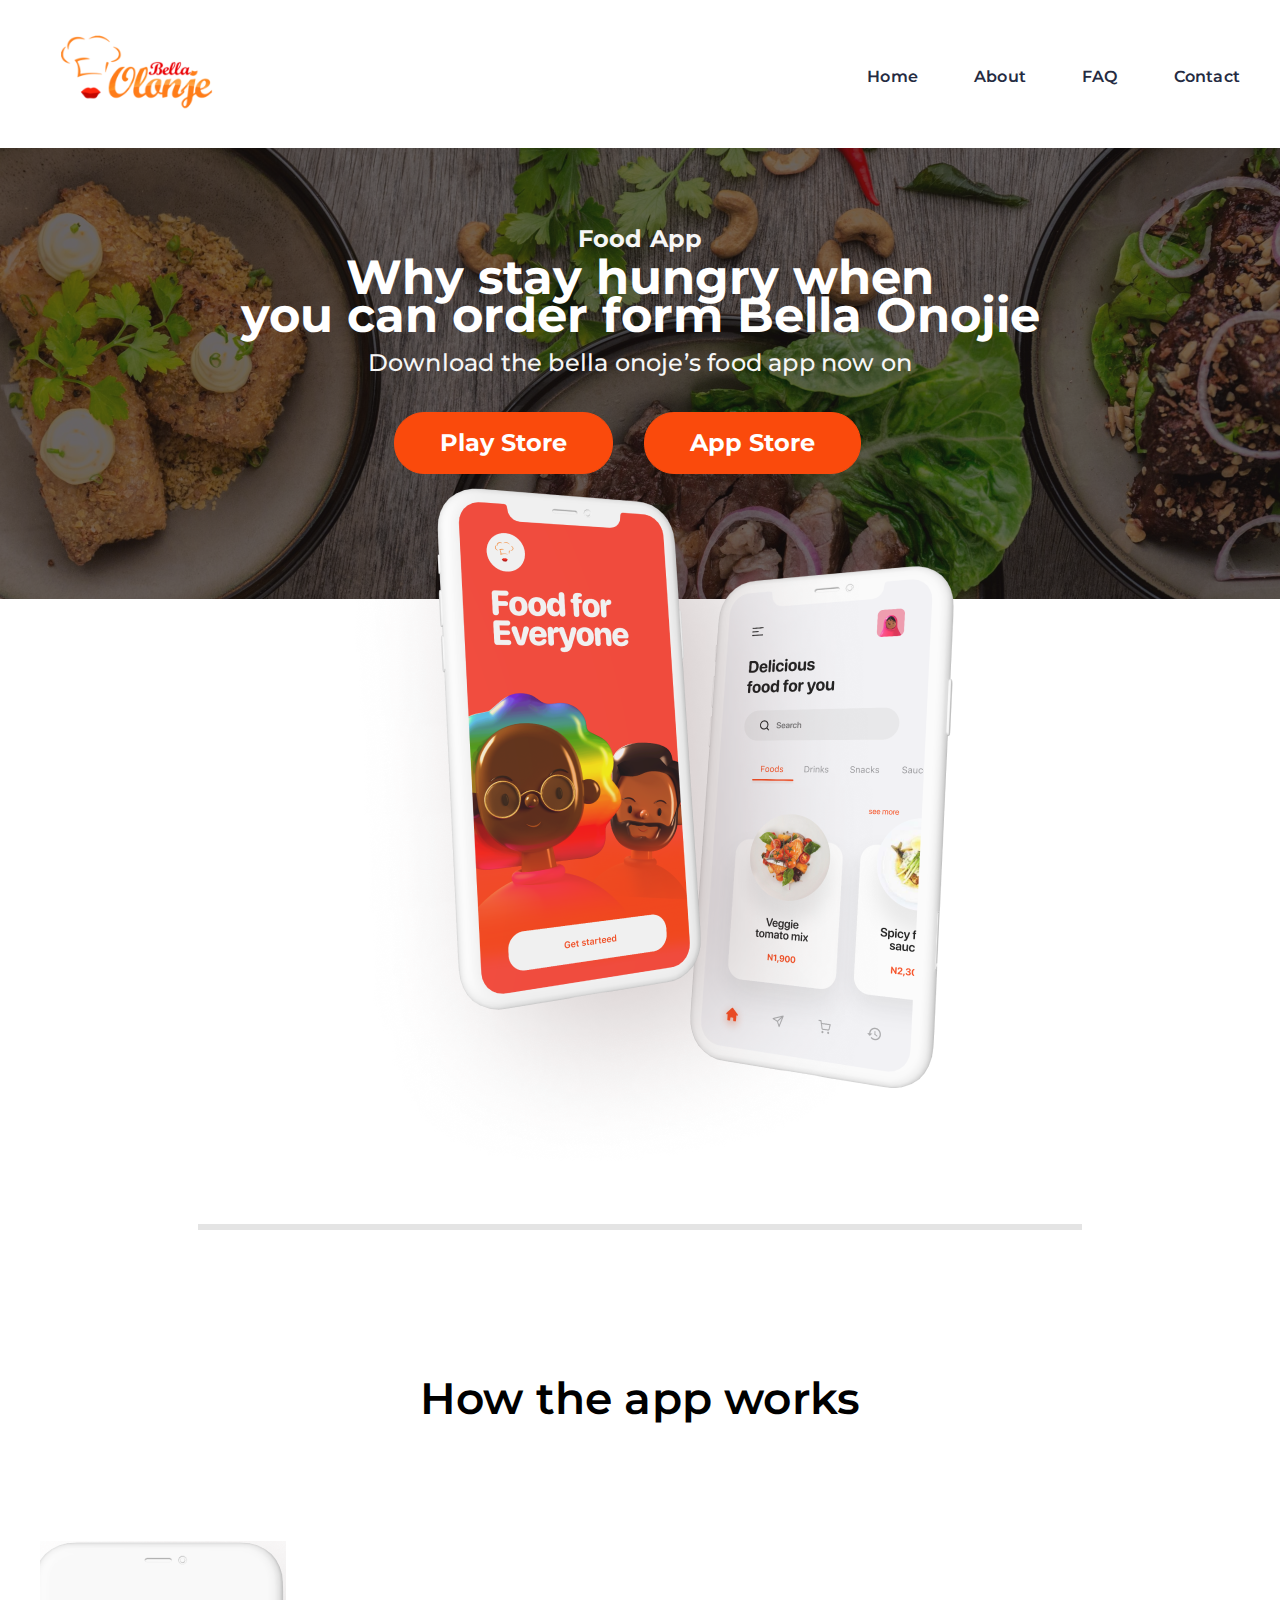
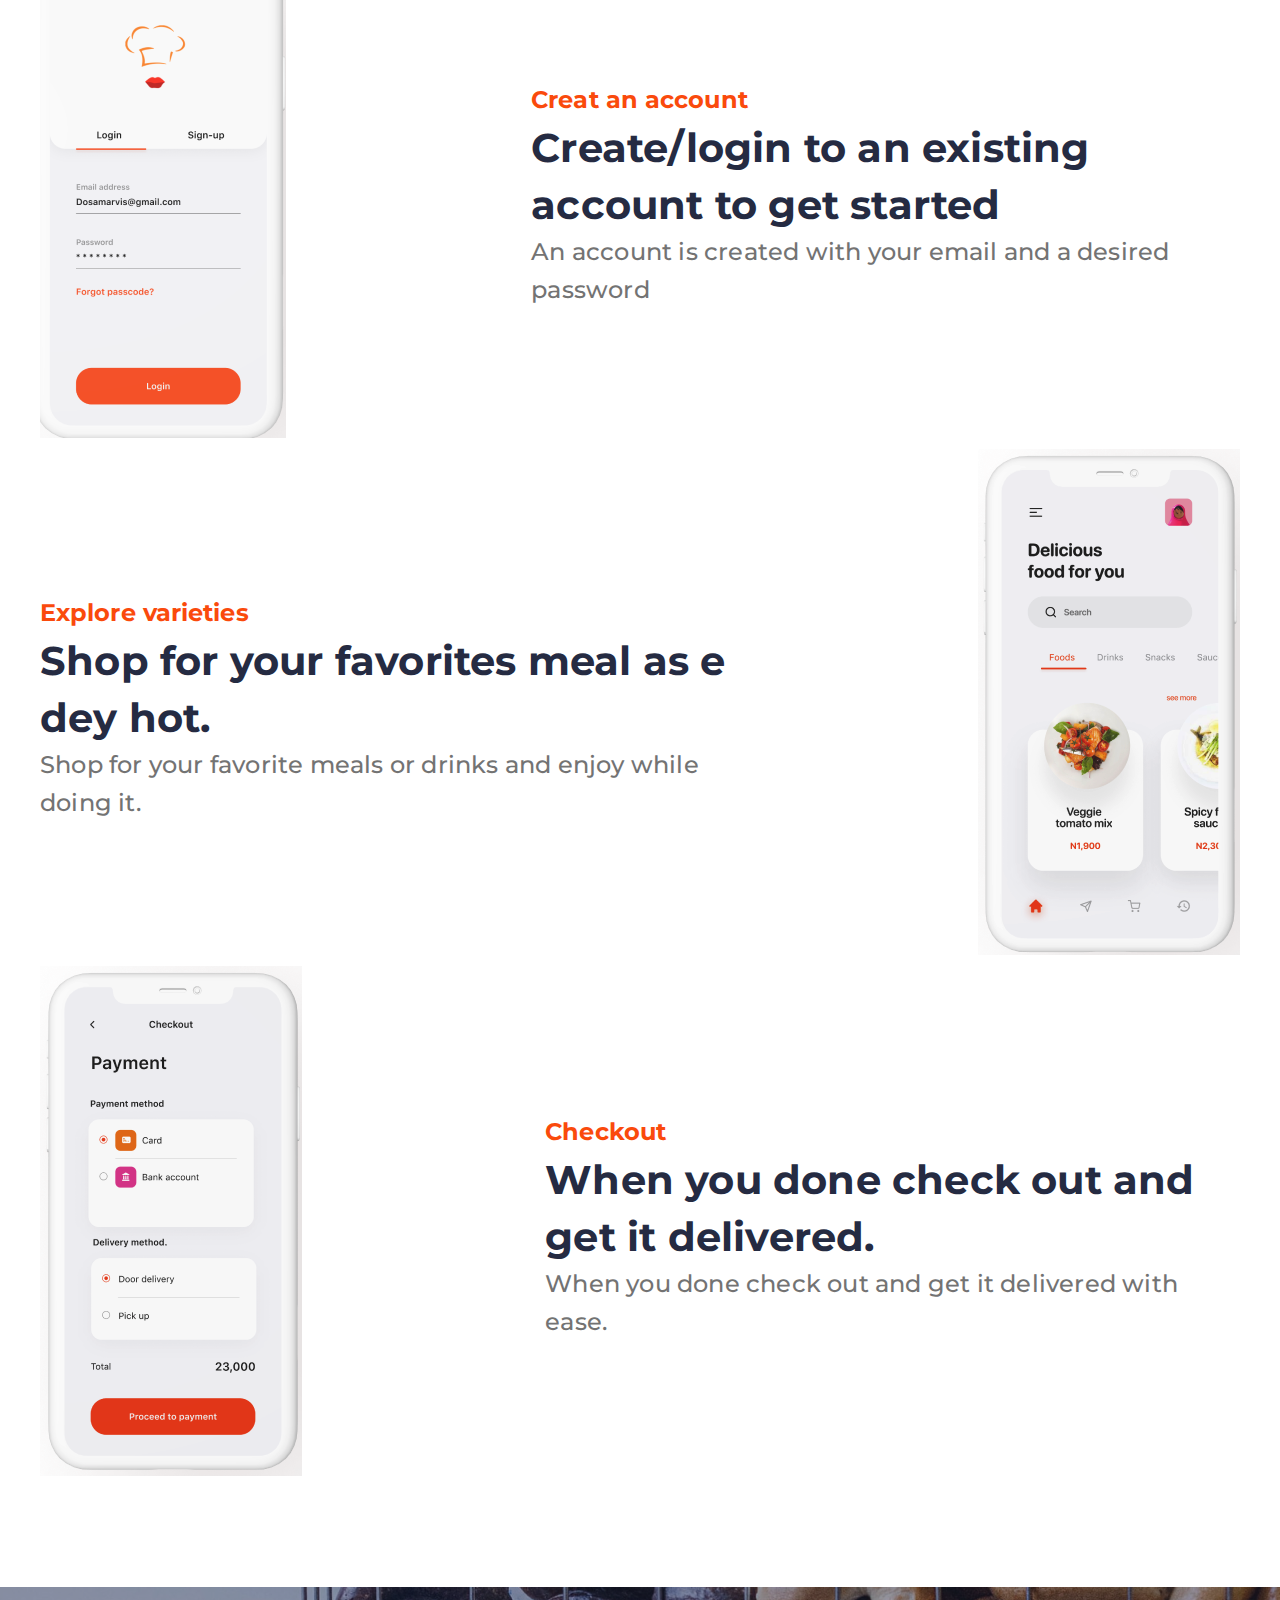
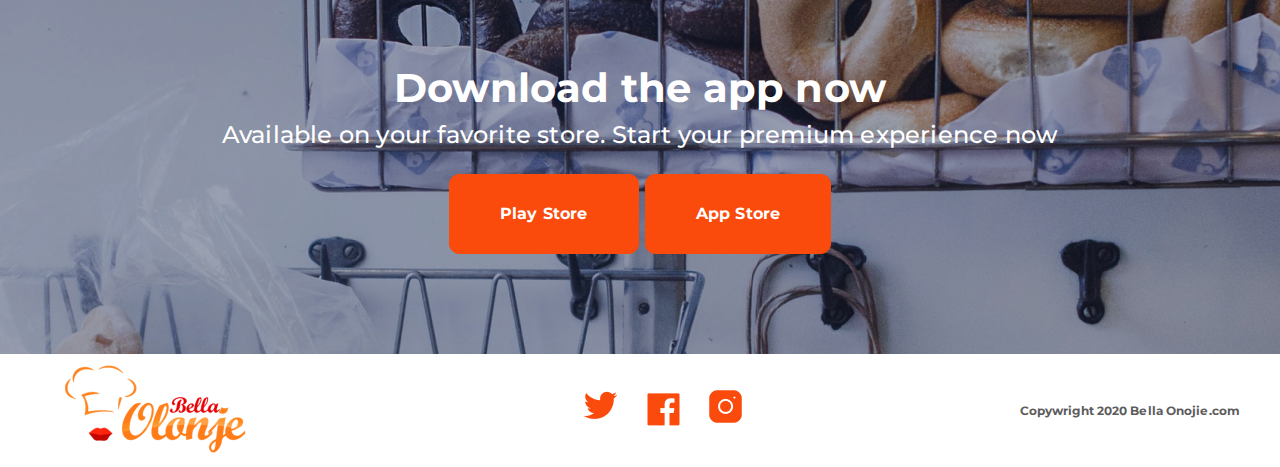
<file: Foodie app Responsive/index.html>
<!DOCTYPE html>
<html lang="en">
<head>
    <meta charset="UTF-8">
    <meta http-equiv="X-UA-Compatible" content="IE=edge">
    <meta name="viewport" content="width=device-width, initial-scale=1.0">
    <title>Practice_Full_Web</title>
    <link rel="stylesheet" href="style.css">
    <link rel="stylesheet" href="responsive.css">
    <!-- ==============================================google_fonts- montserrat/poppins =============================== -->
    <link rel="preconnect" href="https://fonts.gstatic.com">
    <link href="https://fonts.googleapis.com/css2?family=Montserrat:wght@400;500;700&family=Poppins:ital,wght@0,700;1,600&display=swap" rel="stylesheet">
    <!--=================================================== google_gonts- roboto =========================================-->
    <link rel="preconnect" href="https://fonts.gstatic.com">
    <link href="https://fonts.googleapis.com/css2?family=Roboto:wght@700&display=swap" rel="stylesheet">

</head>
<body>
    <div class="site_wrapper">
        <header>
            <div class="container">
                <div class="row">
                    <div class="col-left"><a href="index.html" class="logo">
                        <img src="img/leftlogo.png" alt="The logo">
                    </a></div>
                    <div class="col-right">
                        <ul class="navigation">
                            <li><a href="#">Home</a></li>
                            <li><a href="#">About</a></li>
                            <li><a href="#">FAQ</a></li>
                            <li><a href="#">Contact</a></li>
                        </ul>
                    </div>
                </div>
            </div> <!--===================container ======================-->
        </header>
        <main>
            <section class="hero">
                <div class="container">
                    <span>Food App</span>
                    <h1>Why stay hungry when <br> you can order form Bella Onojie</h1>
                    <p>Download the bella onoje’s food app now on</p>
                    <div class="btn_list">
                        <a href="#">Play Store</a>
                        <a href="#">App Store</a>
                    </div>
                </div>
            </section> <!--=================================================== Hero ====================================================-->
            <section class="promo">
                <div class="container">
                    <div class="content center">
                        <img src="img/promo-onee.png" alt="logo/promo">
                        <hr>
                        <h2>How the app works</h2>
                    </div>
                </div>
            </section> <!--=================================================== Promo ===================================================-->
            <section class="promo-one">
                <div class="container">
                    <div class="row">
                        <div class="col-left">
                            <img src="img/promo-left.png" alt="Promo-one">
                        </div>
                        <div class="col-right">
                            <a href="#">
                                <span>Creat an account</span>
                            </a>
                            <h2>Create/login to an existing
                                account to get started</h2>
                                <p>An account is created with your email
                                    and a desired password</p>
                        </div>
                    </div>
                </div>
            </section> <!--=============================================    Promo-one     ============================================-->
            <section class="promo-two">
                <div class="container">
                    <div class="row">
                        <div class="col-right">
                            <a href="#">
                            <span> Explore varieties</span>
                        </a>
                            <h2>Shop for your favorites meal as e dey hot.</h2>
                            <p>Shop for your favorite meals or drinks and enjoy while doing it.</p>
                        </div>
                       <div class="col-left">
                           <img src="img/promo-33.png" alt="Promo-two">
                       </div>
                        
                    </div>
                </div>
            </section> <!--============================================     Promo-two      ==========================================-->
            <section class="promo-three">
                <div class="container">
                    <div class="row">
                        <div class="col-left">
                            <img src="img/promo-4.png" alt="Promo-three">
                        </div>
                        <div class="col-right">
                            <a href="#">
                            <span>Checkout</span>
                            </a>
                            <h2> When you done check out and get it delivered.</h2>
                            <p> When you done check out and get it delivered with ease.</p>
                        </div>
                    </div>
                </div>
            </section> <!--===========================================      Promo-three     ===========================================-->
            <section class="hero-two">
                <div class="container">
                    <h2>Download the app now</h2>
                    <p>Available on your favorite store. Start your premium experience now</p>
                <div class="btn-list">
                    <a href="#">Play Store</a>
                    <a href="#"> App Store</a>
                  </div>
                </div>
            </section> <!--==========================================        Hero-two      ==============================================-->
        </main>
        <footer>
            <div class="container">
                <div class="row">
                    <div class="left-logo"><img src="img/leftlogo.png" alt="left-logo"></div>
                    <div class="social-icon">
                        <a href="#"><img src="img/twitter.png" alt="icon"></a>
                        <a href="#"><img src="img/facebook.png" alt="icon"></a>
                        <a href="#"><img src="img/instagram.png" alt="icon"></a>
                    </div>
                    <div class="copyright">Copywright 2020 Bella Onojie.com</div>
                </div>
            </div>
        </footer>
    </div>
</body>
</html>
</file>
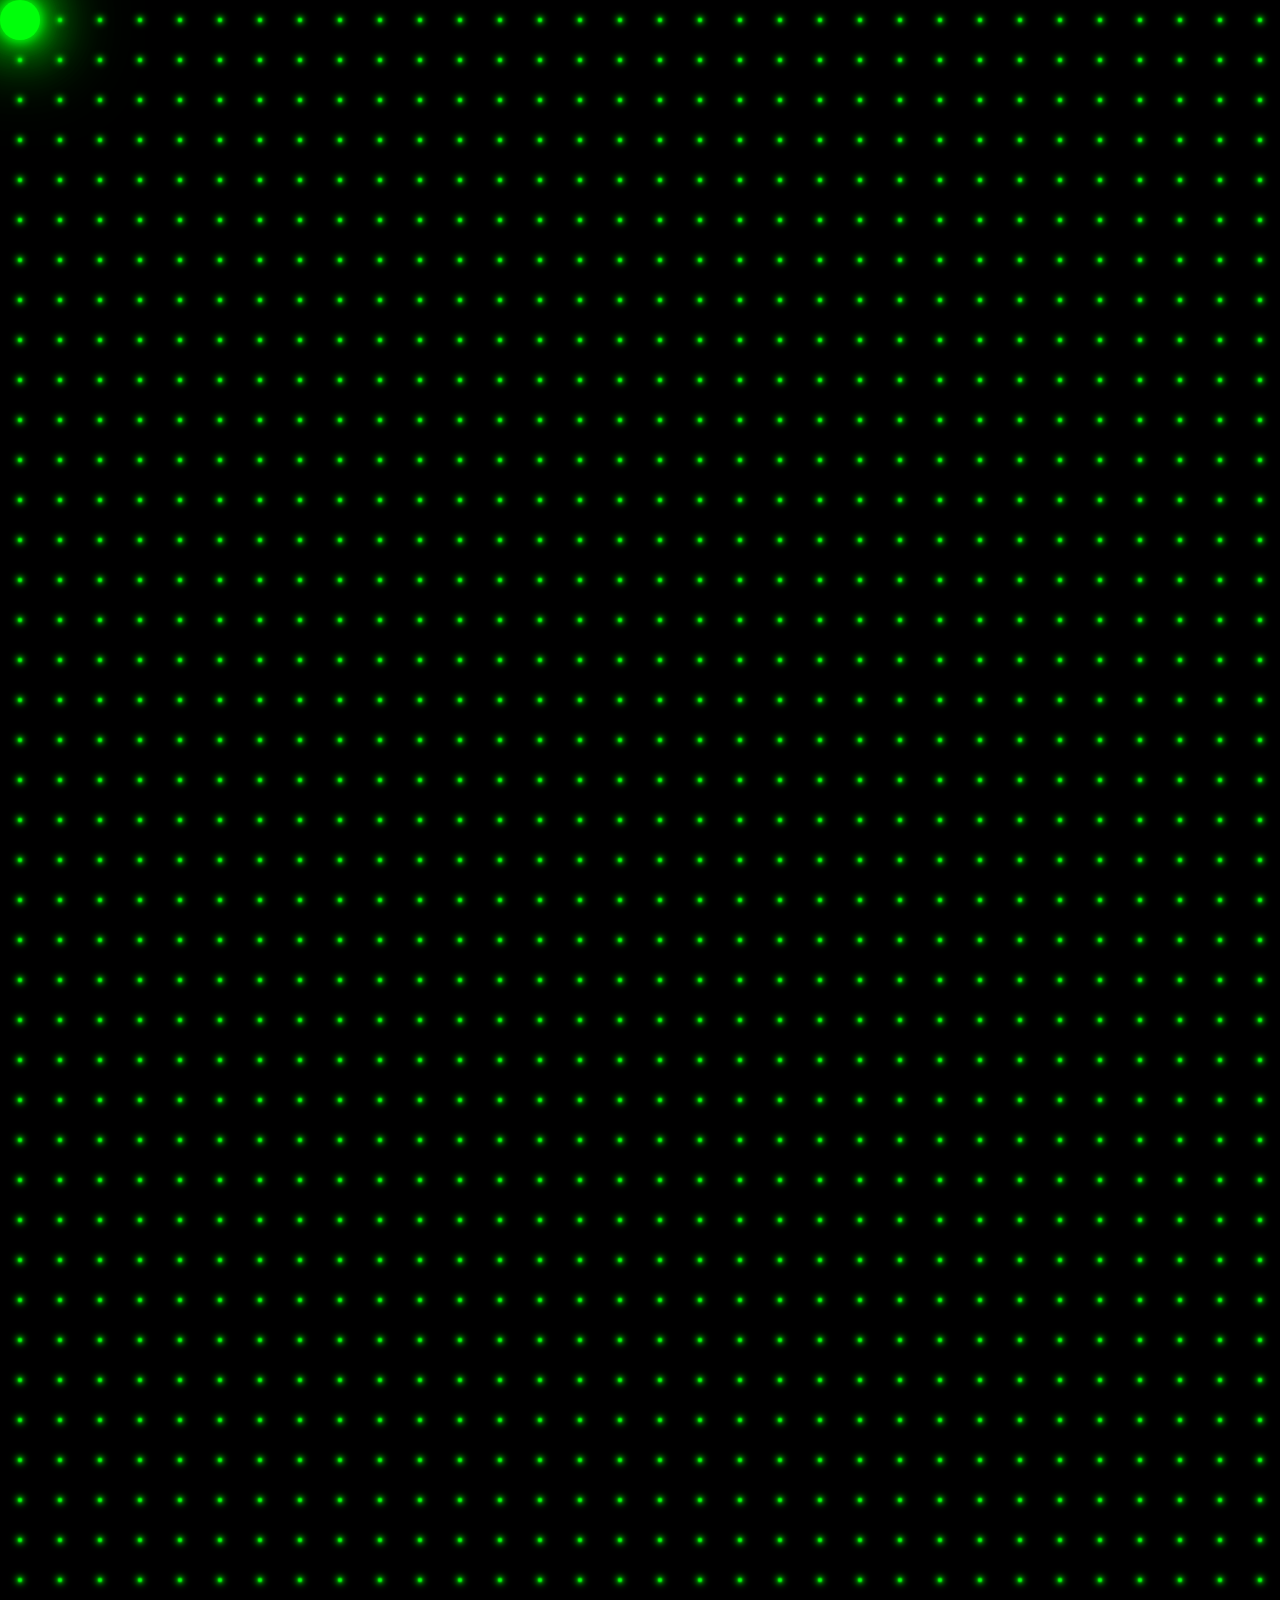
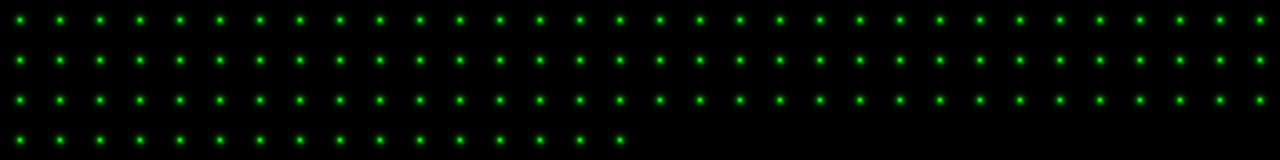
<file: Glowing Dot Hover Effects/index.html>
<!DOCTYPE html>
<html lang="en">
<head>
    <meta charset="UTF-8">
    <meta http-equiv="X-UA-Compatible" content="IE=edge">
    <meta name="viewport" content="width=device-width, initial-scale=1.0">
    <title>Glowing dot</title>
    <link rel="stylesheet" href="style.css">
</head>
<body>
    <section>
        <span></span>
        <span></span>
        <span></span>
        <span></span>
        <span></span>
        <span></span>
        <span></span>
        <span></span>
        <span></span>
        <span></span>
        <span></span>
        <span></span>
        <span></span>
        <span></span>
        <span></span>
        <span></span>
        <span></span>
        <span></span>
        <span></span>
        <span></span>
        <span></span>
        <span></span>
        <span></span>
        <span></span>
        <span></span>
        <span></span>
        <span></span>
        <span></span>
        <span></span>
        <span></span>
        <span></span>
        <span></span>
        <span></span>
        <span></span>
        <span></span>
        <span></span>
        <span></span>
        <span></span>
        <span></span>
        <span></span>
        <span></span>
        <span></span>
        <span></span>
        <span></span>
        <span></span>
        <span></span>
        <span></span>
        <span></span>
        <span></span>
        <span></span>
        <span></span>
        <span></span>
        <span></span>
        <span></span>
        <span></span>
        <span></span>
        <span></span>
        <span></span>
        <span></span>
        <span></span>
        <span></span>
        <span></span>
        <span></span>
        <span></span>
        <span></span>
        <span></span>
        <span></span>
        <span></span>
        <span></span>
        <span></span>
        <span></span>
        <span></span>
        <span></span>
        <span></span>
        <span></span>
        <span></span>
        <span></span>
        <span></span>
        <span></span>
        <span></span>
        <span></span>
        <span></span>
        <span></span>
        <span></span>
        <span></span>
        <span></span>
        <span></span>
        <span></span>
        <span></span>
        <span></span>
        <span></span>
        <span></span>
        <span></span>
        <span></span>
        <span></span>
        <span></span>
        <span></span>
        <span></span>
        <span></span>
        <span></span>
        <span></span>
        <span></span>
        <span></span>
        <span></span>
        <span></span>
        <span></span>
        <span></span>
        <span></span>
        <span></span>
        <span></span>
        <span></span>
        <span></span>
        <span></span>
        <span></span>
        <span></span>
        <span></span>
        <span></span>
        <span></span>
        <span></span>
        <span></span>
        <span></span>
        <span></span>
        <span></span>
        <span></span>
        <span></span>
        <span></span>
        <span></span>
        <span></span>
        <span></span>
        <span></span>
        <span></span>
        <span></span>
        <span></span>
        <span></span>
        <span></span>
        <span></span>
        <span></span>
        <span></span>
        <span></span>
        <span></span>
        <span></span>
        <span></span>
        <span></span>
        <span></span>
        <span></span>
        <span></span>
        <span></span>
        <span></span>
        <span></span>
        <span></span>
        <span></span>
        <span></span>
        <span></span>
        <span></span>
        <span></span>
        <span></span>
        <span></span>
        <span></span>
        <span></span>
        <span></span>
        <span></span>
        <span></span>
        <span></span>
        <span></span>
        <span></span>
        <span></span>
        <span></span>
        <span></span>
        <span></span>
        <span></span>
        <span></span>
        <span></span>
        <span></span>
        <span></span>
        <span></span>
        <span></span>
        <span></span>
        <span></span>
        <span></span>
        <span></span>
        <span></span>
        <span></span>
        <span></span>
        <span></span>
        <span></span>
        <span></span>
        <span></span>
        <span></span>
        <span></span>
        <span></span>
        <span></span>
        <span></span>
        <span></span>
        <span></span>
        <span></span>
        <span></span>
        <span></span>
        <span></span>
        <span></span>
        <span></span>
        <span></span>
        <span></span>
        <span></span>
        <span></span>
        <span></span>
        <span></span>
        <span></span>
        <span></span>
        <span></span>
        <span></span>
        <span></span>
        <span></span>
        <span></span>
        <span></span>
        <span></span>
        <span></span>
        <span></span>
        <span></span>
        <span></span>
        <span></span>
        <span></span>
        <span></span>
        <span></span>
        <span></span>
        <span></span>
        <span></span>
        <span></span>
        <span></span>
        <span></span>
        <span></span>
        <span></span>
        <span></span>
        <span></span>
        <span></span>
        <span></span>
        <span></span>
        <span></span>
        <span></span>
        <span></span>
        <span></span>
        <span></span>
        <span></span>
        <span></span>
        <span></span>
        <span></span>
        <span></span>
        <span></span>
        <span></span>
        <span></span>
        <span></span>
        <span></span>
        <span></span>
        <span></span>
        <span></span>
        <span></span>
        <span></span>
        <span></span>
        <span></span>
        <span></span>
        <span></span>
        <span></span>
        <span></span>
        <span></span>
        <span></span>
        <span></span>
        <span></span>
        <span></span>
        <span></span>
        <span></span>
        <span></span>
        <span></span>
        <span></span>
        <span></span>
        <span></span>
        <span></span>
        <span></span>
        <span></span>
        <span></span>
        <span></span>
        <span></span>
        <span></span>
        <span></span>
        <span></span>
        <span></span>
        <span></span>
        <span></span>
        <span></span>
        <span></span>
        <span></span>
        <span></span>
        <span></span>
        <span></span>
        <span></span>
        <span></span>
        <span></span>
        <span></span>
        <span></span>
        <span></span>
        <span></span>
        <span></span>
        <span></span>
        <span></span>
        <span></span>
        <span></span>
        <span></span>
        <span></span>
        <span></span>
        <span></span>
        <span></span>
        <span></span>
        <span></span>
        <span></span>
        <span></span>
        <span></span>
        <span></span>
        <span></span>
        <span></span>
        <span></span>
        <span></span>
        <span></span>
        <span></span>
        <span></span>
        <span></span>
        <span></span>
        <span></span>
        <span></span>
        <span></span>
        <span></span>
        <span></span>
        <span></span>
        <span></span>
        <span></span>
        <span></span>
        <span></span>
        <span></span>
        <span></span>
        <span></span>
        <span></span>
        <span></span>
        <span></span>
        <span></span>
        <span></span>
        <span></span>
        <span></span>
        <span></span>
        <span></span>
        <span></span>
        <span></span>
        <span></span>
        <span></span>
        <span></span>
        <span></span>
        <span></span>
        <span></span>
        <span></span>
        <span></span>
        <span></span>
        <span></span>
        <span></span>
        <span></span>
        <span></span>
        <span></span>
        <span></span>
        <span></span>
        <span></span>
        <span></span>
        <span></span>
        <span></span>
        <span></span>
        <span></span>
        <span></span>
        <span></span>
        <span></span>
        <span></span>
        <span></span>
        <span></span>
        <span></span>
        <span></span>
        <span></span>
        <span></span>
        <span></span>
        <span></span>
        <span></span>
        <span></span>
        <span></span>
        <span></span>
        <span></span>
        <span></span>
        <span></span>
        <span></span>
        <span></span>
        <span></span>
        <span></span>
        <span></span>
        <span></span>
        <span></span>
        <span></span>
        <span></span>
        <span></span>
        <span></span>
        <span></span>
        <span></span>
        <span></span>
        <span></span>
        <span></span>
        <span></span>
        <span></span>
        <span></span>
        <span></span>
        <span></span>
        <span></span>
        <span></span>
        <span></span>
        <span></span>
        <span></span>
        <span></span>
        <span></span>
        <span></span>
        <span></span>
        <span></span>
        <span></span>
        <span></span>
        <span></span>
        <span></span>
        <span></span>
        <span></span>
        <span></span>
        <span></span>
        <span></span>
        <span></span>
        <span></span>
        <span></span>
        <span></span>
        <span></span>
        <span></span>
        <span></span>
        <span></span>
        <span></span>
        <span></span>
        <span></span>
        <span></span>
        <span></span>
        <span></span>
        <span></span>
        <span></span>
        <span></span>
        <span></span>
        <span></span>
        <span></span>
        <span></span>
        <span></span>
        <span></span>
        <span></span>
        <span></span>
        <span></span>
        <span></span>
        <span></span>
        <span></span>
        <span></span>
        <span></span>
        <span></span>
        <span></span>
        <span></span>
        <span></span>
        <span></span>
        <span></span>
        <span></span>
        <span></span>
        <span></span>
        <span></span>
        <span></span>
        <span></span>
        <span></span>
        <span></span>
        <span></span>
        <span></span>
        <span></span>
        <span></span>
        <span></span>
        <span></span>
        <span></span>
        <span></span>
        <span></span>
        <span></span>
        <span></span>
        <span></span>
        <span></span>
        <span></span>
        <span></span>
        <span></span>
        <span></span>
        <span></span>
        <span></span>
        <span></span>
        <span></span>
        <span></span>
        <span></span>
        <span></span>
        <span></span>
        <span></span>
        <span></span>
        <span></span>
        <span></span>
        <span></span>
        <span></span>
        <span></span>
        <span></span>
        <span></span>
        <span></span>
        <span></span>
        <span></span>
        <span></span>
        <span></span>
        <span></span>
        <span></span>
        <span></span>
        <span></span>
        <span></span>
        <span></span>
        <span></span>
        <span></span>
        <span></span>
        <span></span>
        <span></span>
        <span></span>
        <span></span>
        <span></span>
        <span></span>
        <span></span>
        <span></span>
        <span></span>
        <span></span>
        <span></span>
        <span></span>
        <span></span>
        <span></span>
        <span></span>
        <span></span>
        <span></span>
        <span></span>
        <span></span>
        <span></span>
        <span></span>
        <span></span>
        <span></span>
        <span></span>
        <span></span>
        <span></span>
        <span></span>
        <span></span>
        <span></span>
        <span></span>
        <span></span>
        <span></span>
        <span></span>
        <span></span>
        <span></span>
        <span></span>
        <span></span>
        <span></span>
        <span></span>
        <span></span>
        <span></span>
        <span></span>
        <span></span>
        <span></span>
        <span></span>
        <span></span>
        <span></span>
        <span></span>
        <span></span>
        <span></span>
        <span></span>
        <span></span>
        <span></span>
        <span></span>
        <span></span>
        <span></span>
        <span></span>
        <span></span>
        <span></span>
        <span></span>
        <span></span>
        <span></span>
        <span></span>
        <span></span>
        <span></span>
        <span></span>
        <span></span>
        <span></span>
        <span></span>
        <span></span>
        <span></span>
        <span></span>
        <span></span>
        <span></span>
        <span></span>
        <span></span>
        <span></span>
        <span></span>
        <span></span>
        <span></span>
        <span></span>
        <span></span>
        <span></span>
        <span></span>
        <span></span>
        <span></span>
        <span></span>
        <span></span>
        <span></span>
        <span></span>
        <span></span>
        <span></span>
        <span></span>
        <span></span>
        <span></span>
        <span></span>
        <span></span>
        <span></span>
        <span></span>
        <span></span>
        <span></span>
        <span></span>
        <span></span>
        <span></span>
        <span></span>
        <span></span>
        <span></span>
        <span></span>
        <span></span>
        <span></span>
        <span></span>
        <span></span>
        <span></span>
        <span></span>
        <span></span>
        <span></span>
        <span></span>
        <span></span>
        <span></span>
        <span></span>
        <span></span>
        <span></span>
        <span></span>
        <span></span>
        <span></span>
        <span></span>
        <span></span>
        <span></span>
        <span></span>
        <span></span>
        <span></span>
        <span></span>
        <span></span>
        <span></span>
        <span></span>
        <span></span>
        <span></span>
        <span></span>
        <span></span>
        <span></span>
        <span></span>
        <span></span>
        <span></span>
        <span></span>
        <span></span>
        <span></span>
        <span></span>
        <span></span>
        <span></span>
        <span></span>
        <span></span>
        <span></span>
        <span></span>
        <span></span>
        <span></span>
        <span></span>
        <span></span>
        <span></span>
        <span></span>
        <span></span>
        <span></span>
        <span></span>
        <span></span>
        <span></span>
        <span></span>
        <span></span>
        <span></span>
        <span></span>
        <span></span>
        <span></span>
        <span></span>
        <span></span>
        <span></span>
        <span></span>
        <span></span>
        <span></span>
        <span></span>
        <span></span>
        <span></span>
        <span></span>
        <span></span>
        <span></span>
        <span></span>
        <span></span>
        <span></span>
        <span></span>
        <span></span>
        <span></span>
        <span></span>
        <span></span>
        <span></span>
        <span></span>
        <span></span>
        <span></span>
        <span></span>
        <span></span>
        <span></span>
        <span></span>
        <span></span>
        <span></span>
        <span></span>
        <span></span>
        <span></span>
        <span></span>
        <span></span>
        <span></span>
        <span></span>
        <span></span>
        <span></span>
        <span></span>
        <span></span>
        <span></span>
        <span></span>
        <span></span>
        <span></span>
        <span></span>
        <span></span>
        <span></span>
        <span></span>
        <span></span>
        <span></span>
        <span></span>
        <span></span>
        <span></span>
        <span></span>
        <span></span>
        <span></span>
        <span></span>
        <span></span>
        <span></span>
        <span></span>
        <span></span>
        <span></span>
        <span></span>
        <span></span>
        <span></span>
        <span></span>
        <span></span>
        <span></span>
        <span></span>
        <span></span>
        <span></span>
        <span></span>
        <span></span>
        <span></span>
        <span></span>
        <span></span>
        <span></span>
        <span></span>
        <span></span>
        <span></span>
        <span></span>
        <span></span>
        <span></span>
        <span></span>
        <span></span>
        <span></span>
        <span></span>
        <span></span>
        <span></span>
        <span></span>
        <span></span>
        <span></span>
        <span></span>
        <span></span>
        <span></span>
        <span></span>
        <span></span>
        <span></span>
        <span></span>
        <span></span>
        <span></span>
        <span></span>
        <span></span>
        <span></span>
        <span></span>
        <span></span>
        <span></span>
        <span></span>
        <span></span>
        <span></span>
        <span></span>
        <span></span>
        <span></span>
        <span></span>
        <span></span>
        <span></span>
        <span></span>
        <span></span>
        <span></span>
        <span></span>
        <span></span>
        <span></span>
        <span></span>
        <span></span>
        <span></span>
        <span></span>
        <span></span>
        <span></span>
        <span></span>
        <span></span>
        <span></span>
        <span></span>
        <span></span>
        <span></span>
        <span></span>
        <span></span>
        <span></span>
        <span></span>
        <span></span>
        <span></span>
        <span></span>
        <span></span>
        <span></span>
        <span></span>
        <span></span>
        <span></span>
        <span></span>
        <span></span>
        <span></span>
        <span></span>
        <span></span>
        <span></span>
        <span></span>
        <span></span>
        <span></span>
        <span></span>
        <span></span>
        <span></span>
        <span></span>
        <span></span>
        <span></span>
        <span></span>
        <span></span>
        <span></span>
        <span></span>
        <span></span>
        <span></span>
        <span></span>
        <span></span>
        <span></span>
        <span></span>
        <span></span>
        <span></span>
        <span></span>
        <span></span>
        <span></span>
        <span></span>
        <span></span>
        <span></span>
        <span></span>
        <span></span>
        <span></span>
        <span></span>
        <span></span>
        <span></span>
        <span></span>
        <span></span>
        <span></span>
        <span></span>
        <span></span>
        <span></span>
        <span></span>
        <span></span>
        <span></span>
        <span></span>
        <span></span>
        <span></span>
        <span></span>
        <span></span>
        <span></span>
        <span></span>
        <span></span>
        <span></span>
        <span></span>
        <span></span>
        <span></span>
        <span></span>
        <span></span>
        <span></span>
        <span></span>
        <span></span>
        <span></span>
        <span></span>
        <span></span>
        <span></span>
        <span></span>
        <span></span>
        <span></span>
        <span></span>
        <span></span>
        <span></span>
        <span></span>
        <span></span>
        <span></span>
        <span></span>
        <span></span>
        <span></span>
        <span></span>
        <span></span>
        <span></span>
        <span></span>
        <span></span>
        <span></span>
        <span></span>
        <span></span>
        <span></span>
        <span></span>
        <span></span>
        <span></span>
        <span></span>
        <span></span>
        <span></span>
        <span></span>
        <span></span>
        <span></span>
        <span></span>
        <span></span>
        <span></span>
        <span></span>
        <span></span>
        <span></span>
        <span></span>
        <span></span>
        <span></span>
        <span></span>
        <span></span>
        <span></span>
        <span></span>
        <span></span>
        <span></span>
        <span></span>
        <span></span>
        <span></span>
        <span></span>
        <span></span>
        <span></span>
        <span></span>
        <span></span>
        <span></span>
        <span></span>
        <span></span>
        <span></span>
        <span></span>
        <span></span>
        <span></span>
        <span></span>
        <span></span>
        <span></span>
        <span></span>
        <span></span>
        <span></span>
        <span></span>
        <span></span>
        <span></span>
        <span></span>
        <span></span>
        <span></span>
        <span></span>
        <span></span>
        <span></span>
        <span></span>
        <span></span>
        <span></span>
        <span></span>
        <span></span>
        <span></span>
        <span></span>
        <span></span>
        <span></span>
        <span></span>
        <span></span>
        <span></span>
        <span></span>
        <span></span>
        <span></span>
        <span></span>
        <span></span>
        <span></span>
        <span></span>
        <span></span>
        <span></span>
        <span></span>
        <span></span>
        <span></span>
        <span></span>
        <span></span>
        <span></span>
        <span></span>
        <span></span>
        <span></span>
        <span></span>
        <span></span>
        <span></span>
        <span></span>
        <span></span>
        <span></span>
        <span></span>
        <span></span>
        <span></span>
        <span></span>
        <span></span>
        <span></span>
        <span></span>
        <span></span>
        <span></span>
        <span></span>
        <span></span>
        <span></span>
        <span></span>
        <span></span>
        <span></span>
        <span></span>
        <span></span>
        <span></span>
        <span></span>
        <span></span>
        <span></span>
        <span></span>
        <span></span>
        <span></span>
        <span></span>
        <span></span>
        <span></span>
        <span></span>
        <span></span>
        <span></span>
        <span></span>
        <span></span>
        <span></span>
        <span></span>
        <span></span>
        <span></span>
        <span></span>
        <span></span>
        <span></span>
        <span></span>
        <span></span>
        <span></span>
        <span></span>
        <span></span>
        <span></span>
        <span></span>
        <span></span>
        <span></span>
        <span></span>
        <span></span>
        <span></span>
        <span></span>
        <span></span>
        <span></span>
        <span></span>
        <span></span>
        <span></span>
        <span></span>
        <span></span>
        <span></span>
        <span></span>
        <span></span>
        <span></span>
        <span></span>
        <span></span>
        <span></span>
        <span></span>
        <span></span>
        <span></span>
        <span></span>
        <span></span>
        <span></span>
        <span></span>
        <span></span>
        <span></span>
        <span></span>
        <span></span>
        <span></span>
        <span></span>
        <span></span>
        <span></span>
        <span></span>
        <span></span>
        <span></span>
        <span></span>
        <span></span>
        <span></span>
        <span></span>
        <span></span>
        <span></span>
        <span></span>
        <span></span>
        <span></span>
        <span></span>
        <span></span>
        <span></span>
        <span></span>
        <span></span>
        <span></span>
        <span></span>
        <span></span>
        <span></span>
        <span></span>
        <span></span>
        <span></span>
        <span></span>
        <span></span>
        <span></span>
        <span></span>
        <span></span>
        <span></span>
        <span></span>
        <span></span>
        <span></span>
        <span></span>
        <span></span>
        <span></span>
        <span></span>
        <span></span>
        <span></span>
        <span></span>
        <span></span>
        <span></span>
        <span></span>
        <span></span>
        <span></span>
        <span></span>
        <span></span>
        <span></span>
        <span></span>
        <span></span>
        <span></span>
        <span></span>
        <span></span>
        <span></span>
        <span></span>
        <span></span>
        <span></span>
        <span></span>
        <span></span>
        <span></span>
        <span></span>
        <span></span>
        <span></span>
        <span></span>
        <span></span>
        <span></span>
        <span></span>
        <span></span>
        <span></span>
        <span></span>
        <span></span>
        <span></span>
        <span></span>
        <span></span>
        <span></span>
        <span></span>
        <span></span>
        <span></span>
        <span></span>
        <span></span>
        <span></span>
        <span></span>
        <span></span>
        <span></span>
        <span></span>
        <span></span>
        <span></span>
        <span></span>
        <span></span>
        <span></span>
        <span></span>
        <span></span>
        <span></span>
        <span></span>
        <span></span>
        <span></span>
        <span></span>
        <span></span>
        <span></span>
        <span></span>
        <span></span>
        <span></span>
        <span></span>
        <span></span>
        <span></span>
        <span></span>
        <span></span>
        <span></span>
        <span></span>
        <span></span>
        <span></span>
        <span></span>
        <span></span>
        <span></span>
        <span></span>
        <span></span>
        <span></span>
        <span></span>
        <span></span>
        <span></span>
        <span></span>
        <span></span>
        <span></span>
        <span></span>
        <span></span>
        <span></span>
        <span></span>
        <span></span>
        <span></span>
        <span></span>
        <span></span>
        <span></span>
        <span></span>
        <span></span>
        <span></span>
        <span></span>
        <span></span>
        <span></span>
        <span></span>
        <span></span>
        <span></span>
        <span></span>
        <span></span>
        <span></span>
        <span></span>
        <span></span>
        <span></span>
        <span></span>
        <span></span>
        <span></span>
        <span></span>
        <span></span>
        <span></span>
        <span></span>
        <span></span>
        <span></span>
        <span></span>
        <span></span>
        <span></span>
        <span></span>
        <span></span>
        <span></span>
        <span></span>
        <span></span>
        <span></span>
        <span></span>
        <span></span>
        <span></span>
        <span></span>
        <span></span>
        <span></span>
        <span></span>
        <span></span>
        <span></span>
        <span></span>
        <span></span>
        <span></span>
        <span></span>
        <span></span>
        <span></span>
        <span></span>
        <span></span>
        <span></span>
        <span></span>
        <span></span>
        <span></span>
        <span></span>
        <span></span>
        <span></span>
        <span></span>
        <span></span>
        <span></span>
        <span></span>
        <span></span>
        <span></span>
        <span></span>
        <span></span>
        <span></span>
        <span></span>
        <span></span>
        <span></span>
        <span></span>
        <span></span>
        <span></span>
        <span></span>
        <span></span>
        <span></span>
        <span></span>
        <span></span>
        <span></span>
        <span></span>
        <span></span>
        <span></span>
        <span></span>
        <span></span>
        <span></span>
        <span></span>
        <span></span>
        <span></span>
        <span></span>
        <span></span>
        <span></span>
        <span></span>
        <span></span>
        <span></span>
        <span></span>
        <span></span>
        <span></span>
        <span></span>
        <span></span>
        <span></span>
        <span></span>
        <span></span>
        <span></span>
        <span></span>
        <span></span>
        <span></span>
        <span></span>
        <span></span>
        <span></span>
        <span></span>
        <span></span>
        <span></span>
        <span></span>
        <span></span>
        <span></span>
        <span></span>
        <span></span>
        <span></span>
        <span></span>
        <span></span>
        <span></span>
        <span></span>
        <span></span>
        <span></span>
        <span></span>
        <span></span>
        <span></span>
        <span></span>
        <span></span>
        <span></span>
        <span></span>
        <span></span>
        <span></span>
        <span></span>
        <span></span>
        <span></span>
        <span></span>
        <span></span>
        <span></span>
        <span></span>
        <span></span>
        <span></span>
        <span></span>
        <span></span>
        <span></span>
        <span></span>
        <span></span>
        <span></span>
        <span></span>
        <span></span>
        <span></span>
        <span></span>
        <span></span>
        <span></span>
        <span></span>
        <span></span>
        <span></span>
        <span></span>
        <span></span>
        <span></span>
        <span></span>
    </section>
</body>
</html>
</file>
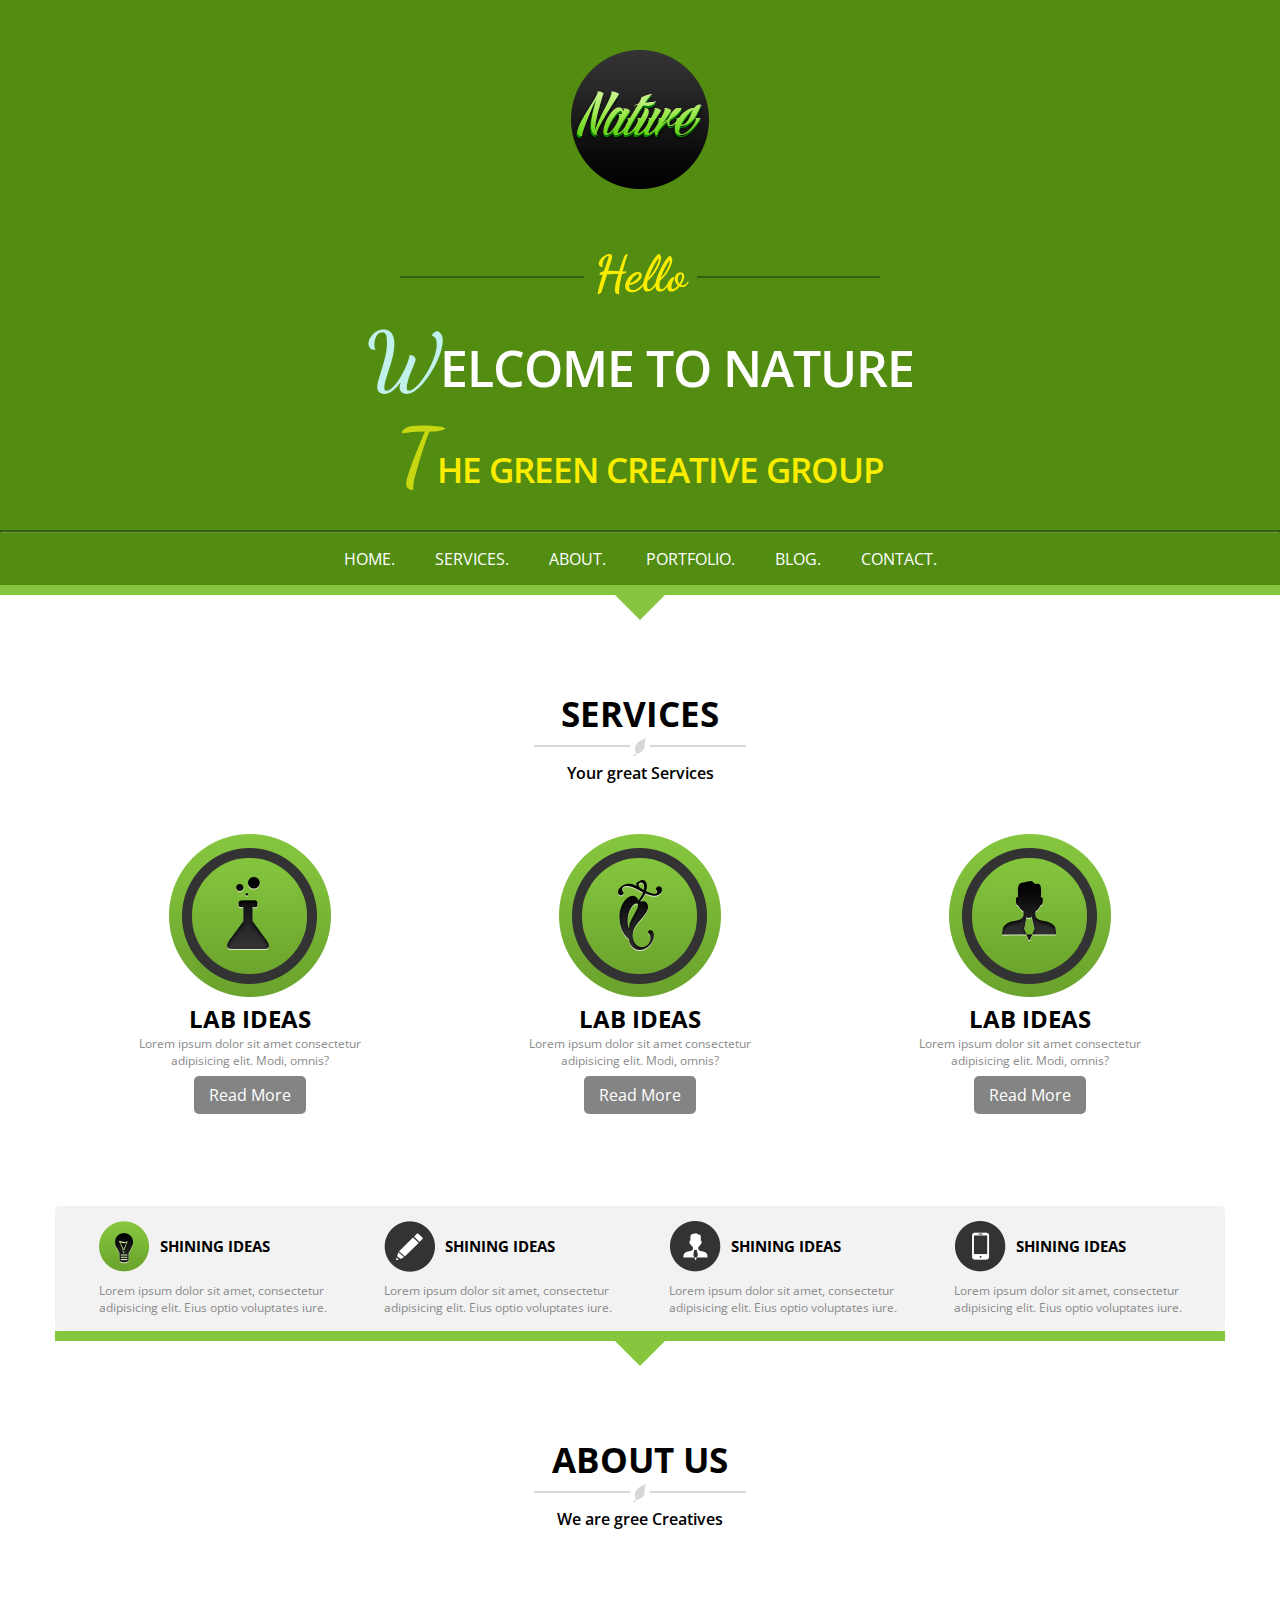
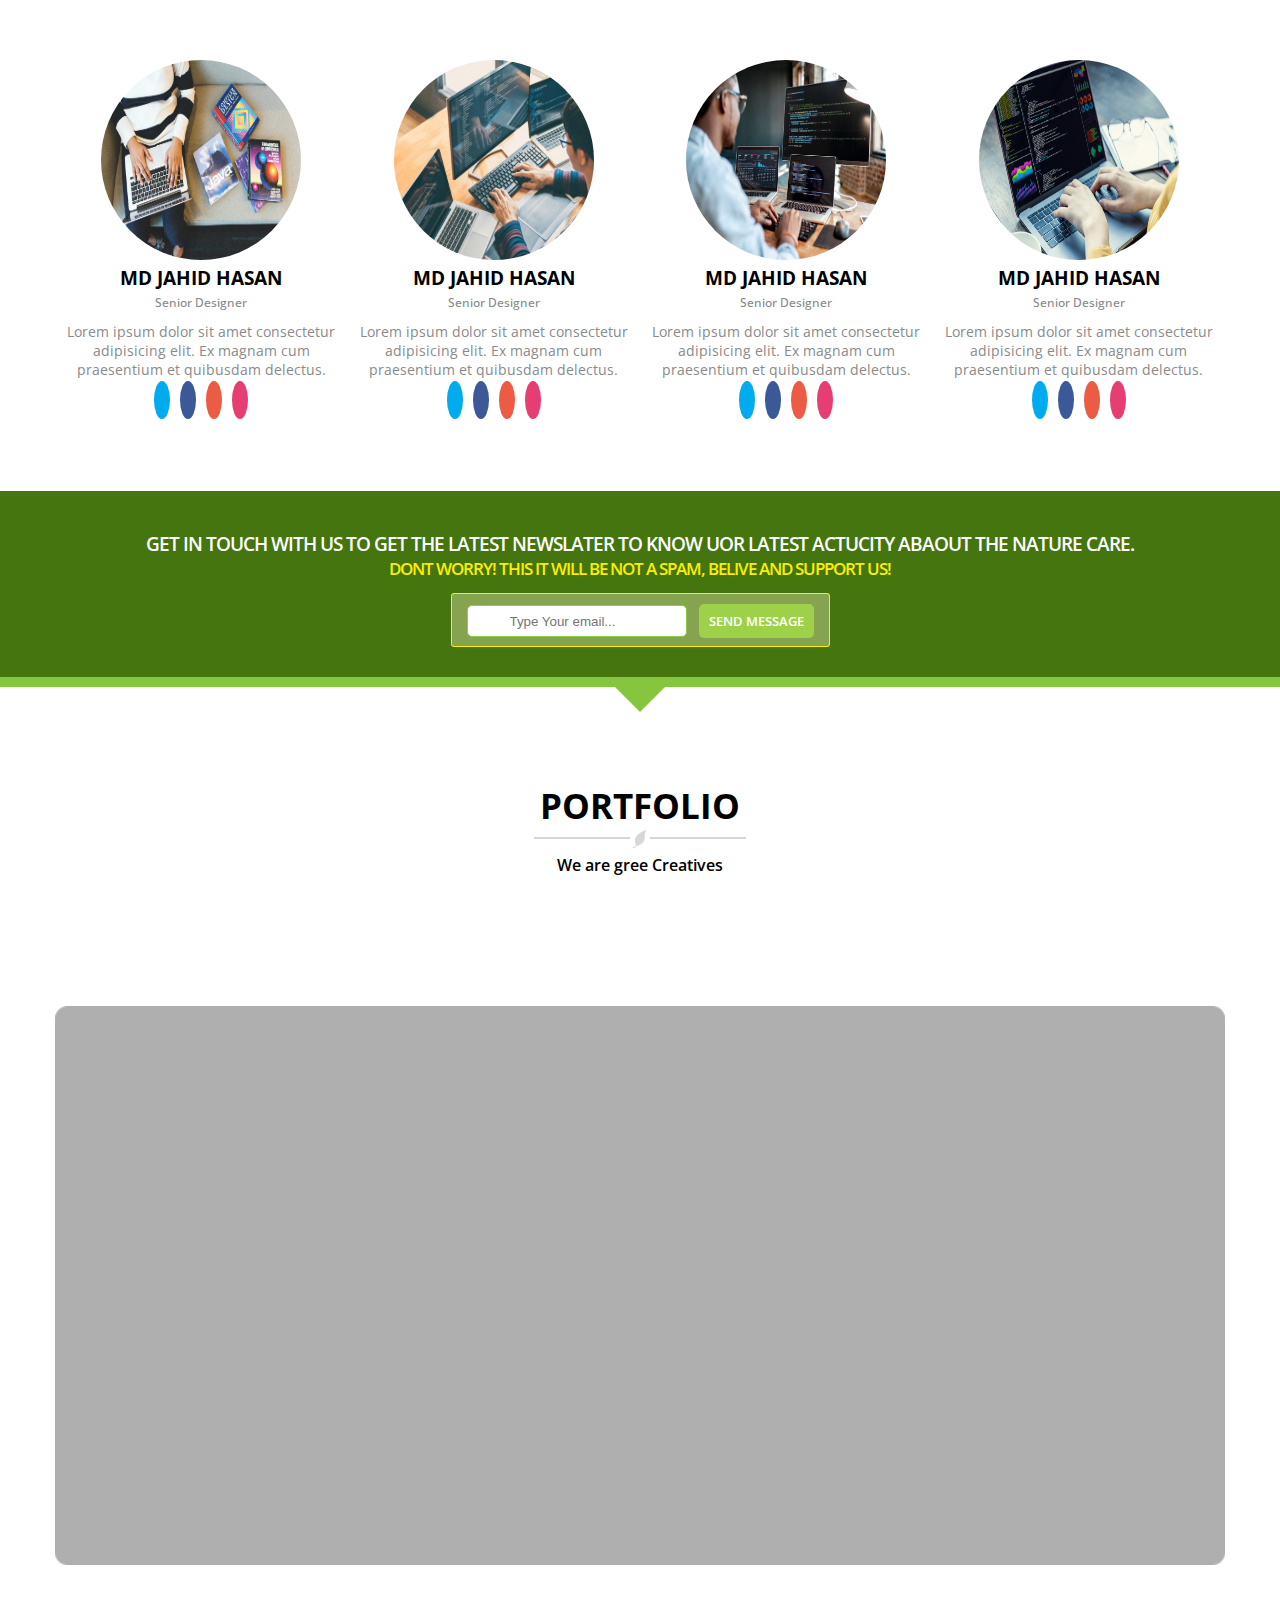
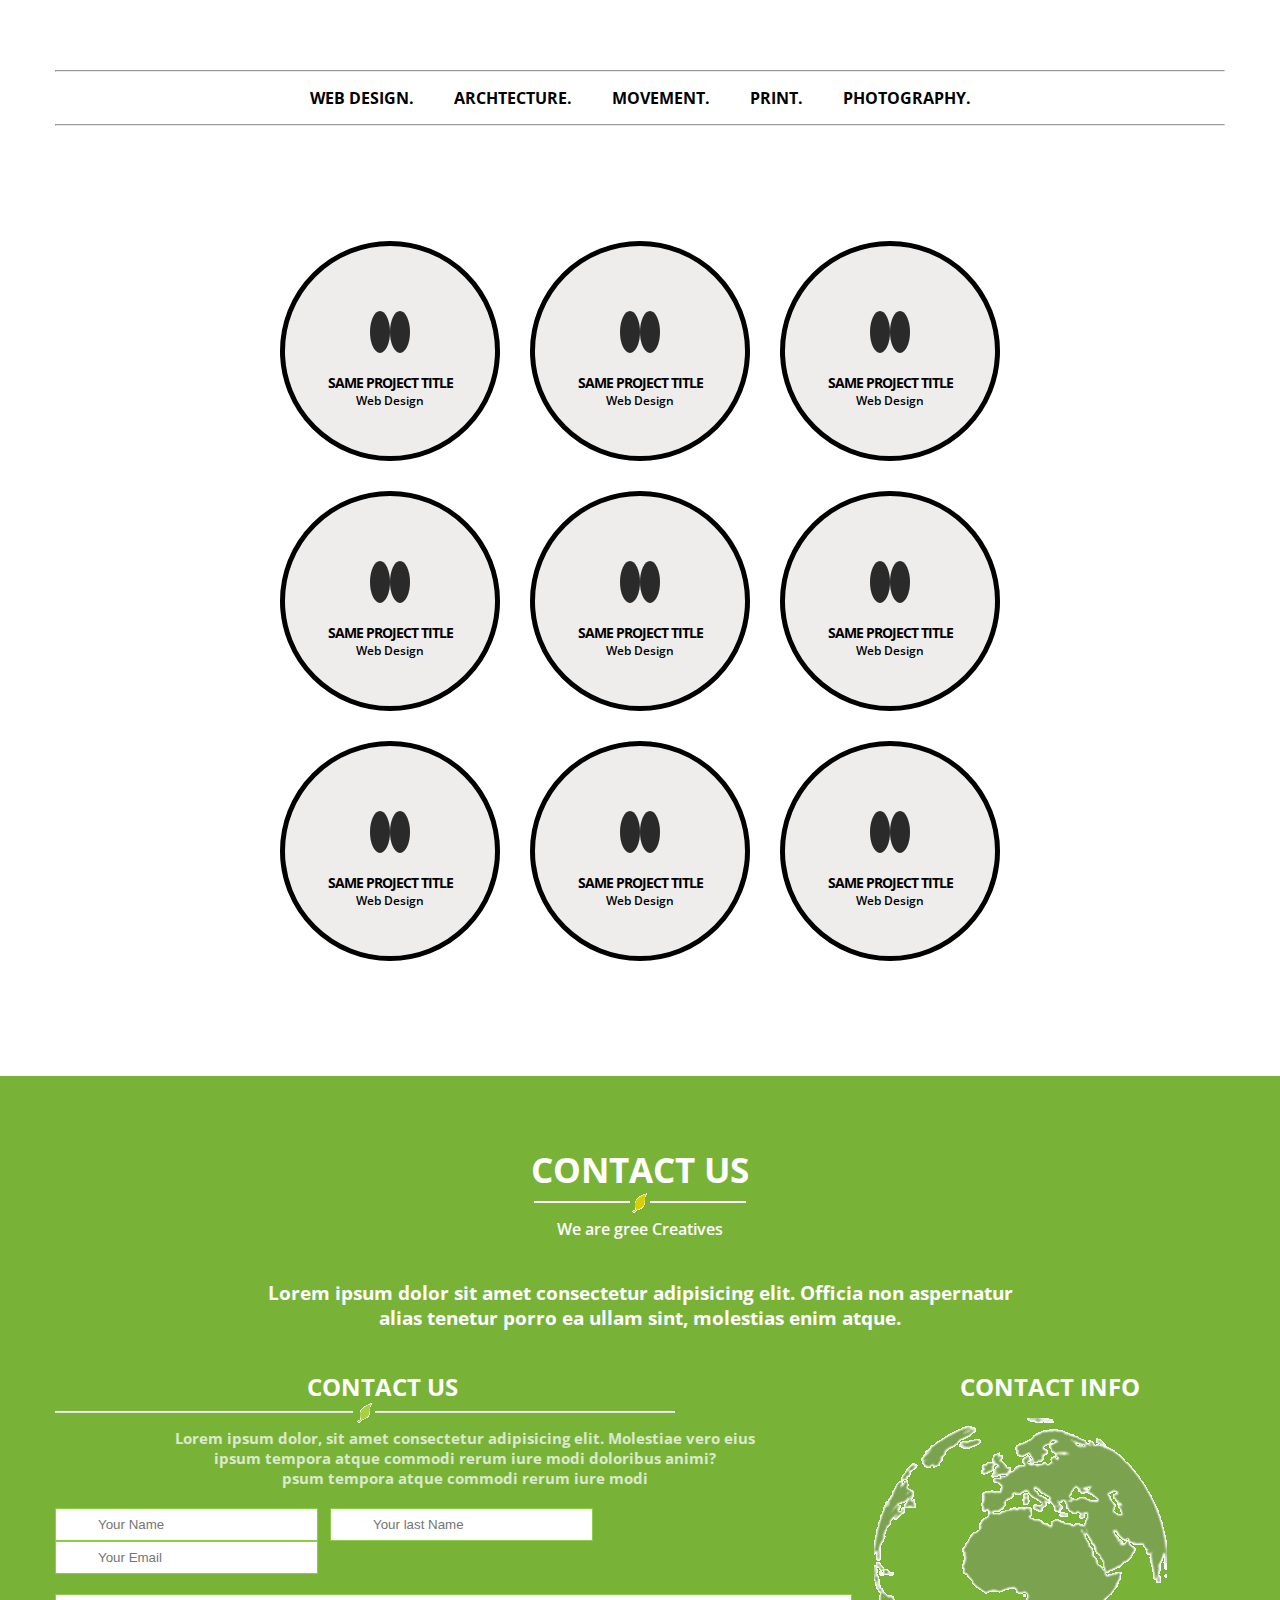
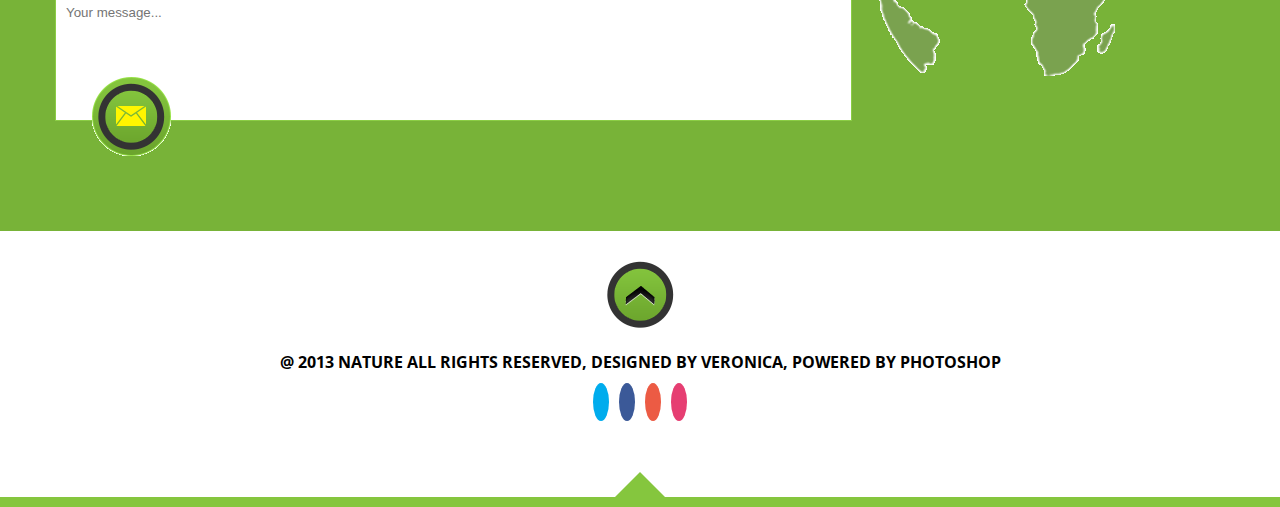
<file: Last-Project HTML&CSS/index.html>
<!DOCTYPE html>
<html lang="zxx">
<head>
    <meta charset="UTF-8">
    <meta http-equiv="X-UA-Compatible" content="IE=edge">
    <meta name="viewport" content="width=device-width, initial-scale=1.0">
    <title>Final Project Solved</title>

<!-- google fonts  -->
<link rel="preconnect" href="https://fonts.gstatic.com">
<link href="https://fonts.googleapis.com/css2?family=Dancing+Script:wght@500;600;700&family=Open+Sans:wght@400;600;800&display=swap" rel="stylesheet">

<!-- font awesome  -->
<link rel="stylesheet" href="https://pro.fontawesome.com/releases/v5.10.0/css/all.css" integrity="sha384-AYmEC3Yw5cVb3ZcuHtOA93w35dYTsvhLPVnYs9eStHfGJvOvKxVfELGroGkvsg+p" crossorigin="anonymous"/>


    <link rel="stylesheet" href="css/style.css">
    <link rel="stylesheet" href="css/responsive.css">
</head>
<body>
    <div class="site-wrapper">
        <header>
            <div class="container">
                <div class="hero-area">
                    <a href="#"><img src="img//01_Nature.png" alt="">
                    </a>
                    <div class="content">
                        <span>Hello</span>
                        <hr>
                    <div class="welcome">
                        <h2>WELCOME TO NATURE</h2>
                        <h3>THE GREEN CREATIVE GROUP</h3>
                    </div>
                    </div>
                </div>
              <hr>
                <div class="navigation">     
                    <a href="#">HOME.</a>
                    <a href="#">SERVICES.</a>
                    <a href="#">ABOUT.</a>
                    <a href="#">PORTFOLIO.</a>
                    <a href="#">BLOG.</a>
                    <a href="#">CONTACT.</a>
                </div>
            </div>
        </header>
        <div class="triangle-down"></div>
        <section class="promo">                 <!--promo section start-->
            <div class="container">
                <div class="row">
                    <div class="title">
                        <h2>SERVICES</h2>
                        <img src="img/hr-leaf.png" alt="img/leaf">
                        <h3>Your great Services</h3>
                    </div>
                </div>
            <div class="services-description">
                <div class="services-1">
                    <img src="img/chemical.png" alt="img/chemical">
                    <h2>LAB IDEAS</h2>
                    <p>Lorem ipsum dolor sit amet consectetur <br> adipisicing elit. Modi, omnis?</p>
                    <a href="#">Read More</a>
                </div>
                <div class="services-1">
                    <img src="img/chemical2.png" alt="">
                    <h2>LAB IDEAS</h2>
                    <p>Lorem ipsum dolor sit amet consectetur <br> adipisicing elit. Modi, omnis?</p>
                    <a href="#">Read More</a>
                </div>
                <div class="services-1">
                    <img src="img/chemical3.png" alt="">
                    <h2>LAB IDEAS</h2>
                    <p>Lorem ipsum dolor sit amet consectetur <br> adipisicing elit. Modi, omnis?</p>
                    <a href="#">Read More</a>
                </div>
            </div>
            <div class="services-description-2">
                <div class="row">
                <div class="shortcut">
                <img src="img/lilghtBulb.png" alt="img/lightbubl">
                <h2>SHINING IDEAS</h2>
                </div>
                <p>Lorem ipsum dolor sit amet, consectetur <br> adipisicing elit. Eius optio voluptates iure.</p>
            </div>

            <div class="row">
                <div class="shortcut">
                <img src="img/lightBulb2-pencil.png" alt="img/lightbubl">
                <h2>SHINING IDEAS</h2>
                </div>
                <p>Lorem ipsum dolor sit amet, consectetur <br> adipisicing elit. Eius optio voluptates iure.</p>
            </div>

            <div class="row">
                <div class="shortcut">
                <img src="img/lightBulb3-admin.png" alt="img/lightbubl">
                <h2>SHINING IDEAS</h2>
                </div>
                <p>Lorem ipsum dolor sit amet, consectetur <br> adipisicing elit. Eius optio voluptates iure.</p>
            </div>

            <div class="row">
                <div class="shortcut">
                <img src="img/lightBulb4-icon.png" alt="img/lightbubl">
                <h2>SHINING IDEAS</h2>
                </div>
                <p>Lorem ipsum dolor sit amet, consectetur <br> adipisicing elit. Eius optio voluptates iure.</p>
            </div>
            </div>
        </div>
        <div class="triangle-down"></div>
        </section>
                                <!-- about section start here  -->
        <section class="about">
            <div class="container">
                <div class="row">
                    <div class="title">
                        <h2>ABOUT US</h2>
                        <img src="img/hr-leaf.png" alt="img/leaf">
                        <h3>We are gree Creatives</h3>
                    </div>
                    <div class="separator">
                    <h3>Lorem ipsum dolor sit amet consectetur adipisicing elit. Officia non aspernatur <br> alias tenetur porro ea ullam sint, molestias enim atque.</h3>
                </div>
                <div class="developer-info">
                    <div class="contact-info">
                    <img src="img/web-development-1.jpg" alt="jahid">
                    <h3>MD JAHID HASAN</h3>
                    <span>Senior Designer</span>
                    <p>Lorem ipsum dolor sit amet consectetur adipisicing elit. Ex magnam cum praesentium et quibusdam delectus.</p>
                    <div class="icon">
                    <a href="#"><i class="fab fa-twitter"></i></a>
                    <a href="#"><i class="fab fa-facebook"></i></a>
                    <a href="#"><i class="fab fa-instagram"></i></a>
                    <a href="#"><i class="fab fa-dribbble"></i></a>
                </div>
                </div>

                <div class="contact-info">
                    <img src="img/webDevelopeMent-2jpg.jpg" alt="jahid">
                    <h3>MD JAHID HASAN</h3>
                    <span>Senior Designer</span>
                    <p>Lorem ipsum dolor sit amet consectetur adipisicing elit. Ex magnam cum praesentium et quibusdam delectus.</p>
                    <div class="icon">
                    <a href="#"><i class="fab fa-twitter"></i></a>
                    <a href="#"><i class="fab fa-facebook"></i></a>
                    <a href="#"><i class="fab fa-instagram"></i></a>
                    <a href="#"><i class="fab fa-dribbble"></i></a>
                </div>
                </div>

                <div class="contact-info">
                    <img src="img/WebDeveloper-3.jpg" alt="jahid">
                    <h3>MD JAHID HASAN</h3>
                    <span>Senior Designer</span>
                    <p>Lorem ipsum dolor sit amet consectetur adipisicing elit. Ex magnam cum praesentium et quibusdam delectus.</p>
                    <div class="icon">
                    <a href="#"><i class="fab fa-twitter"></i></a>
                    <a href="#"><i class="fab fa-facebook"></i></a>
                    <a href="#"><i class="fab fa-instagram"></i></a>
                    <a href="#"><i class="fab fa-dribbble"></i></a>
                </div>
                </div>
                <div class="contact-info">
                    <img src="img/Web-Developer-4.jpg" alt="jahid">
                    <h3>MD JAHID HASAN</h3>
                    <span>Senior Designer</span>
                    <p>Lorem ipsum dolor sit amet consectetur adipisicing elit. Ex magnam cum praesentium et quibusdam delectus.</p>
                <div class="icon">
                    <a href="#"><i class="fab fa-twitter"></i></a>
                    <a href="#"><i class="fab fa-facebook"></i></a>
                    <a href="#"><i class="fab fa-instagram"></i></a>
                    <a href="#"><i class="fab fa-dribbble"></i></a>
                </div>
                </div>

                </div>
                </div>
            </div>
        </section>

                                  <!-- searceBar section start here  -->

        <section class="searhBar">
            <div class="container">
                <div class="row">
                    <div class="content">
                        <h2>GET IN TOUCH WITH US TO GET THE LATEST NEWSLATER TO KNOW UOR LATEST ACTUCITY ABAOUT THE NATURE CARE.</h2>
                        <h3>DONT WORRY! THIS IT WILL BE NOT A SPAM, BELIVE AND SUPPORT US!</h3>
                    </div>
                    <span class="search">
                        <i class="fal fa-envelope"></i>
                        <input type="text" placeholder="Type Your email..." class="email">
                        <a href="#">SEND MESSAGE</a>
                    </span>
                </div>
            </div>
        </section>
        <div class="triangle-down"></div>
                                    <!-- Portfolio section start here  -->
        <section class="portfolio">
            <div class="container">
                <div class="row">
                    <div class="title">
                        <h2>PORTFOLIO</h2>
                        <img src="img/hr-leaf.png" alt="img/leaf">
                        <h3>We are gree Creatives</h3>
                    </div>
                    <div class="separator">
                        <h3>Lorem ipsum dolor sit amet consectetur adipisicing elit. Officia non aspernatur <br> alias tenetur porro ea ullam sint, molestias enim atque.</h3>
                    </div>
                    <div class="slider-img">
                        <img src="img/portfolio-image.png" alt="slider">
                    </div>
                    <hr>
                    <div class="navigation">
                        <a href="#">WEB DESIGN.</a>
                        <a href="#">ARCHTECTURE.</a>
                        <a href="#">MOVEMENT.</a>
                        <a href="#">PRINT.</a>
                        <a href="#">PHOTOGRAPHY.</a>
                    </div>
                    <hr>
                </div>
            </div>
        </section>
        <section class="slider">          <!--slider section-->
            <div class="container">
                <div class="row">
                    <div class="box">
                        <div class="box-2">
                            <div class="details">
                            <a href="#"><i class="fas fa-link"></i></a>
                            <a href="#"><i class="fas fa-search"></i></a>
                            <h2>SAME PROJECT TITLE</h2>
                            <p>Web Design</p>
                        </div>
                        </div>
                    </div>
                    <div class="box">
                        <div class="box-2">
                            <div class="details">
                            <a href="#"><i class="fas fa-link"></i></a>
                            <a href="#"><i class="fas fa-search"></i></a>
                            <h2>SAME PROJECT TITLE</h2>
                            <p>Web Design</p>
                        </div>
                        </div>
                    </div>
                    <div class="box">
                        <div class="box-2">
                            <div class="details">
                            <a href="#"><i class="fas fa-link"></i></a>
                            <a href="#"><i class="fas fa-search"></i></a>
                            <h2>SAME PROJECT TITLE</h2>
                            <p>Web Design</p>
                        </div>
                        </div>
                    </div>
                    <div class="box">
                        <div class="box-2">
                            <div class="details">
                            <a href="#"><i class="fas fa-link"></i></a>
                            <a href="#"><i class="fas fa-search"></i></a>
                            <h2>SAME PROJECT TITLE</h2>
                            <p>Web Design</p>
                        </div>
                        </div>
                    </div>
                    <div class="box">
                        <div class="box-2">
                            <div class="details">
                            <a href="#"><i class="fas fa-link"></i></a>
                            <a href="#"><i class="fas fa-search"></i></a>
                            <h2>SAME PROJECT TITLE</h2>
                            <p>Web Design</p>
                        </div>
                        </div>
                    </div>
                    <div class="box">
                        <div class="box-2">
                            <div class="details">
                            <a href="#"><i class="fas fa-link"></i></a>
                            <a href="#"><i class="fas fa-search"></i></a>
                            <h2>SAME PROJECT TITLE</h2>
                            <p>Web Design</p>
                        </div>
                        </div>
                    </div>
                    <div class="box">
                        <div class="box-2">
                            <div class="details">
                            <a href="#"><i class="fas fa-link"></i></a>
                            <a href="#"><i class="fas fa-search"></i></a>
                            <h2>SAME PROJECT TITLE</h2>
                            <p>Web Design</p>
                        </div>
                        </div>
                    </div>
                    <div class="box">
                        <div class="box-2">
                            <div class="details">
                            <a href="#"><i class="fas fa-link"></i></a>
                            <a href="#"><i class="fas fa-search"></i></a>
                            <h2>SAME PROJECT TITLE</h2>
                            <p>Web Design</p>
                        </div>
                        </div>
                    </div>
                    <div class="box">
                        <div class="box-2">
                            <div class="details">
                            <a href="#"><i class="fas fa-link"></i></a>
                            <a href="#"><i class="fas fa-search"></i></a>
                            <h2>SAME PROJECT TITLE</h2>
                            <p>Web Design</p>
                        </div>
                        </div>
                    </div>
                </div>
            </div>
        </section>
        <section class="about-us">       <!--about-us section-->
            <div class="container">
                <div class="row">
                    <div class="title">
                        <h2>CONTACT US</h2>
                        <img src="img/leaf-green.png" alt="img/leaf">
                        <h3>We are gree Creatives</h3>
                    </div>
                    <div class="separator">
                        <h3>Lorem ipsum dolor sit amet consectetur adipisicing elit. Officia non aspernatur <br> alias tenetur porro ea ullam sint, molestias enim atque.</h3>
                    </div>
                    <div class="form-area">
                        <div class="form">
                            <div class="title-2">
                                <h2>CONTACT US</h2>
                                <img src="img/leaf-long.png" alt="img/leaf">
                                <h3>Lorem ipsum dolor, sit amet consectetur adipisicing elit. Molestiae vero eius <br> ipsum tempora atque commodi rerum iure modi doloribus animi? <br>psum tempora atque commodi rerum iure modi</h3>
                            </div>
                            <form>
                                <div class="input">
                                    <input type="text" class="yname" placeholder="Your Name">
                                    <input type="text" placeholder="Your last Name" class="ylname">
                                    <input type="text" placeholder="Your Email" class="yemail">
                                <div class="input-2">
                                    <input type="text" placeholder="Your message..." class="ymessage">
                                </div>
                                <div class="img">
                                   <a href="#"> <img src="img/message-iicon.png" alt=""></a>
                                </div>
                                </div>
                            </form>
                        </div>
                        <div class="map">
                            <h2>CONTACT INFO</h2>
                            <img src="img/map.png" alt="map">
                        </div>
                    </div>
                </div>
            </div>
        </section>
        <section class="footer">
            <div class="container">
                <div class="row">
                    <div class="arrow-up">
                       <a href="#"> <img src="img/arrow-up.png" alt="arrow-up"></a>
                    </div>
                    <h4>@ 2013 NATURE ALL RIGHTS RESERVED, DESIGNED BY VERONICA, POWERED BY PHOTOSHOP</h4>
                    <div class="icon">
                        <a href="#"><i class="fab fa-twitter"></i></a>
                        <a href="#"><i class="fab fa-facebook"></i></a>
                        <a href="#"><i class="fab fa-instagram"></i></a>
                        <a href="#"><i class="fab fa-dribbble"></i></a>
                    </div>
                </div>
            </div>
            <div class="triangle-up"></div>
        </section>
    </div>
</body>
</html>
</file>
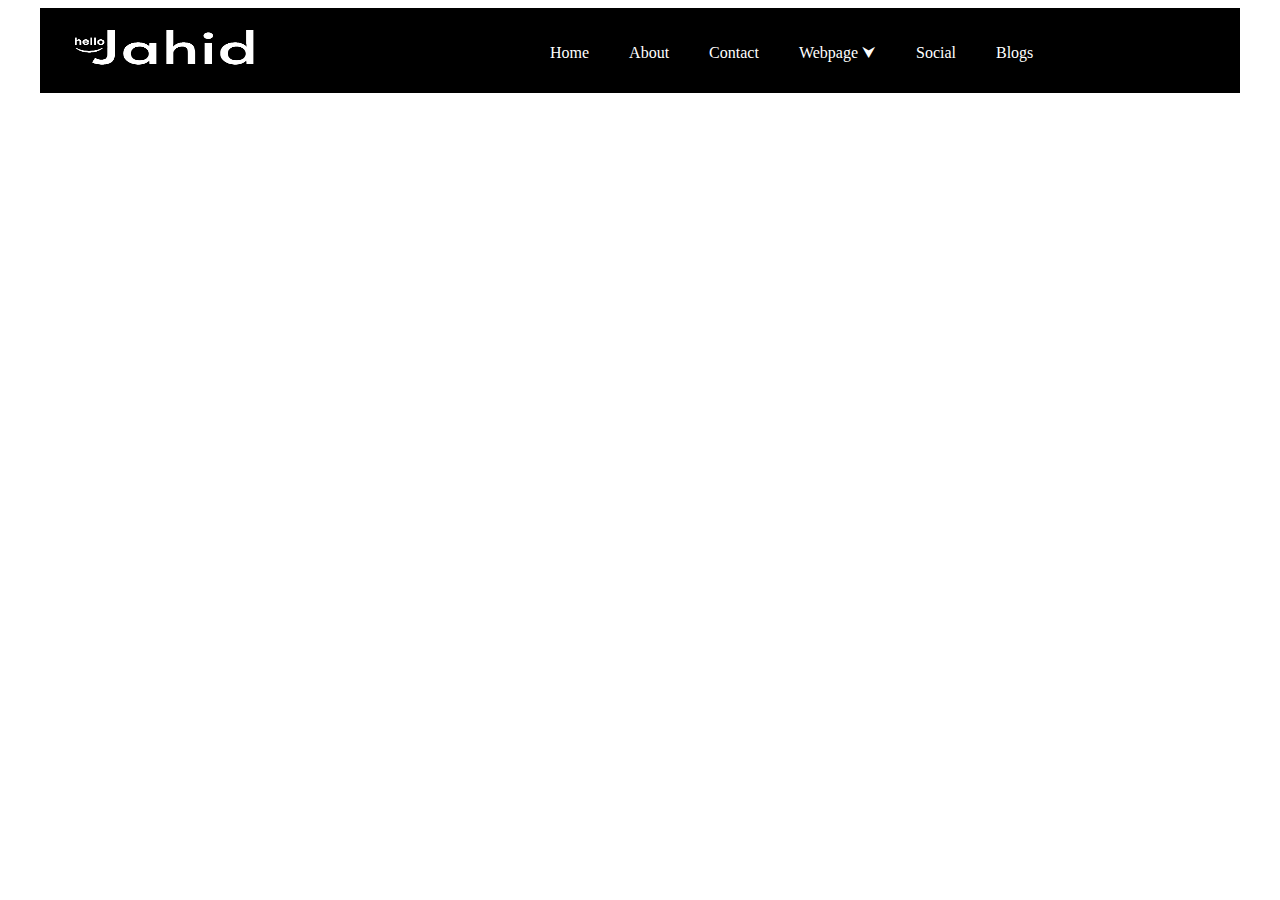
<file: Mega-Dropdown-Menu/index.html>
<!DOCTYPE html>
<html lang="en">
<head>
    <meta charset="UTF-8">
    <meta http-equiv="X-UA-Compatible" content="IE=edge">
    <meta name="viewport" content="width=device-width, initial-scale=1.0">
    <title>Mega_Dropdown_Menu</title>
    <link rel="stylesheet" href="css/style.css">
</head>
<body>
    <nav>
        <div class="logo">
            <a href="#"><img src="img/logo.png" alt="logo"></a>
        </div>
        <div class="nav-menu">
            <ul>
                <li><a href="#">Home</a></li>
                <li><a href="#">About</a></li>
                <li><a href="#">Contact</a></li>
                <li>
                    <a href="#">Webpage &#11167;</a>
                    <ul>
                        <li class="graphic">
                                <h3>GRAPHIC</h3>
                            <ul> <a href="#">     </a>
                                <li><a href="#">Logo Design</a></li>
                                <li><a href="#">Broushure Design</a></li>
                                <li><a href="#">Template Design</a></li>
                                <li><a href="#">Card Design</a></li>
                            </ul>
                        </li>
                        <li class="web">
                                <h3>WEB DESIGN</h3>
                            <ul>
                                <li><a href="#">Html Website</a></li>
                                <li><a href="#">Joomla Website</a></li>
                                <li><a href="#">Wordpress Website</a></li>
                                <li><a href="#">Blogger Website</a></li>
                            </ul>
                        </li>
                        <li class="photography">
                                <h3>PHOTOGRAPHY</h3>
                            <ul>
                                <li><a href="#">Fashion Photography</a></li>
                                <li><a href="#">Portrait Photography</a></li>
                                <li><a href="#">Sport Photography</a></li>
                             
                            </ul>
                        </li>
                        <li class="Exercise">
                                <h3>EXERCISES</h3>
                            <ul>
                                <li><a href="#">HTML exercises</a></li>
                                <li><a href="#">CSS exercises</a></li>
                                <li><a href="#">JavaScript Exercises</a></li>
                                <li><a href="#">PHP Exercises </a></li>
                            </ul>
                        </li>
                        <li class="Course">
                                <h3>COURSES</h3>
                            <ul>
                                <li><a href="#">HTML Course</a></li>
                                <li><a href="#">CSS Course</a></li>
                                <li><a href="#">PHP Course</a></li>
                                <li><a href="#">jQuery Course</a></li>
                            </ul>
                        </li>
                    </ul>
                </li>
                <li><a href="#">Social</a></li>
                <li><a href="#">Blogs</a></li>
            </ul>
        </div>
    </nav>
</body>
</html>
</file>
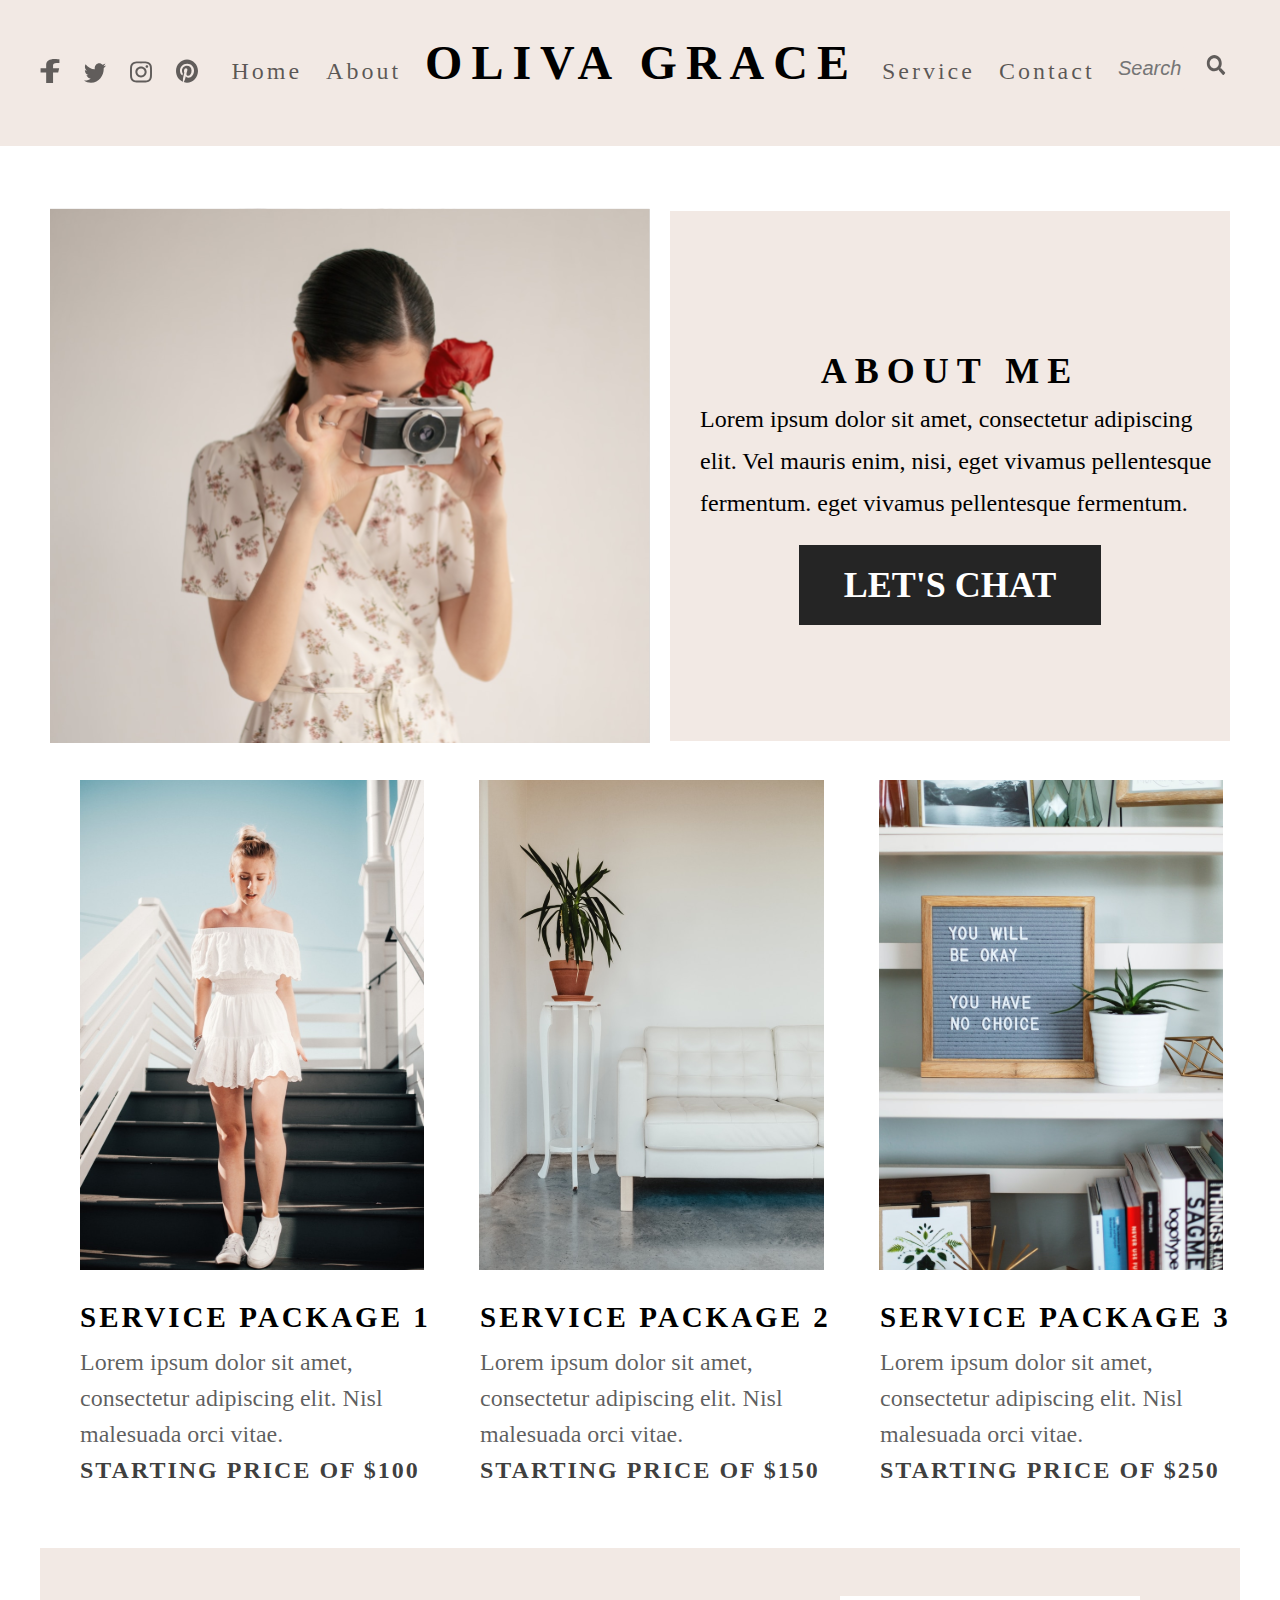
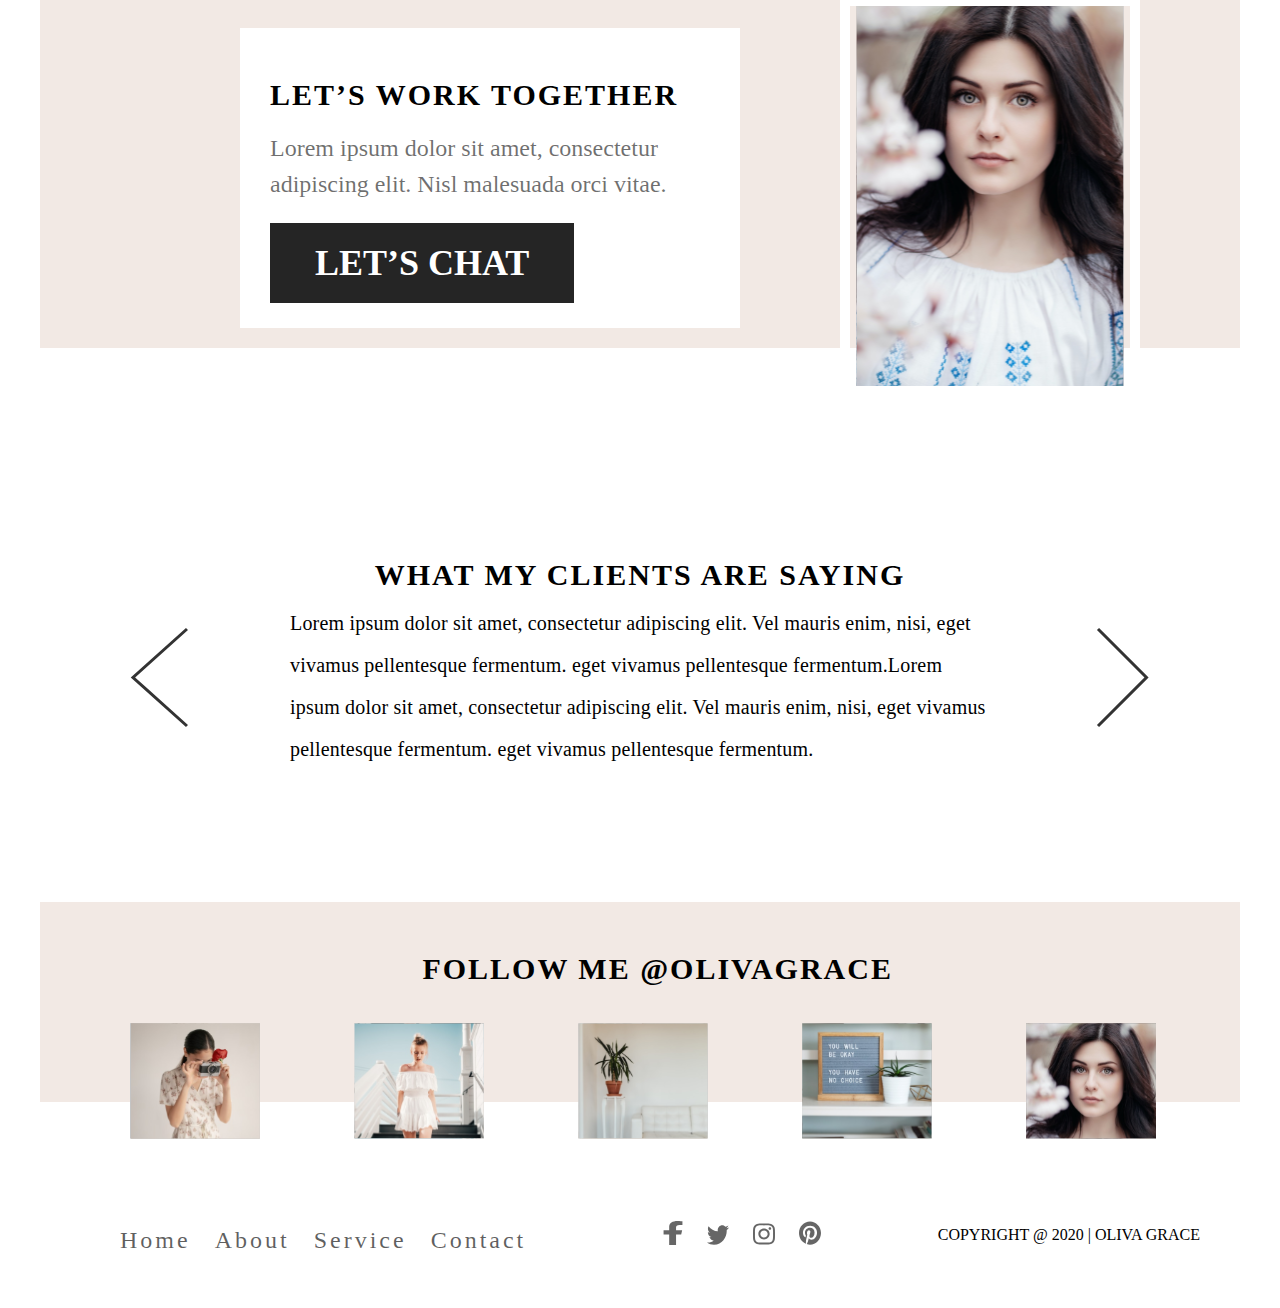
<file: New Project/index.html>
<!DOCTYPE html>
<html lang="en">
<head>
    <meta charset="UTF-8">
    <meta http-equiv="X-UA-Compatible" content="IE=edge">
    <meta name="viewport" content="width=device-width, initial-scale=1.0">
    <title>New Project</title>
    <link rel="stylesheet" href="style.css">
                  <!-- google fonts/poppons-->
    <link rel="preconnect" href="https://fonts.gstatic.com">
<link href="https://fonts.googleapis.com/css2?family=Poppins:wght@400;500;700&display=swap" rel="stylesheet">

</head>
<body>
    <div class="site_wrapper">
        <header>
            <!-- <div class="container"> -->
                <div class="row">
                    <div class="logo-left">
                        <a href="#"><img src="img/Vectorfacebook.svg" alt="logo/facebook"></a>
                        <a href="#"><img src="img/Vectortwitter.svg" alt="logo/twitter"></a>
                        <a href="#"><img src="img/Vectorinstagram.svg" alt="logo/instagram"></a>
                        <a href="#"><img src="img/Vectorpinterest.svg" alt="logo/pinterest"></a>
                    </div>
                    <div class="nav-menu center">
                        <ul>
                            <li><a href="#">Home</a></li>
                            <li><a href="#">About</a></li>
                            <li class="large-fonts">OLIVA GRACE</li>
                            <li><a href="#">Service</a></li>
                            <li><a href="#">Contact</a></li>
                          </ul>
                           </div>
                  <div class="search">
                       <input type="text" class="tbox" placeholder="Search">
                 <a href="#"><img src="img/Vectorsearch.svg" alt="search/button"> </a>
                    </div>

                    

                </div> <!-- row-->
            <!-- </div> container -->
        </header>
        <main>
            <section class="hero">
                <div class="container">
                    <div class="row2">
                    <div class="left-img">
                        <img src="img/Rectangle 2photoshoot.svg" alt="PhotoShoot">
                    </div>
                    <div class="right-box">
                        <div class="content">
                        <h1>ABOUT ME</h1>
                        <p>Lorem ipsum dolor sit amet, consectetur adipiscing elit. Vel mauris enim, nisi, eget vivamus pellentesque fermentum.  eget vivamus pellentesque fermentum.</p>
                        <a href="#">LET'S CHAT</a>
                         </div>
                    </div>
                    </div>
                </div> <!--container-->
            </section> <!--Hero-->
            <section class="hero-two">
                <div class="container">
                    <div class="img-content">
                        <img class="img1" src="img/Rectangle 6model.svg" alt="img/model">
                        <img src="img/Rectangle 7flower.svg" alt="img/flower">
                        <img src="img/Rectangle 8flower2.svg" alt="img/flower2">
                    </div>
                    <div class="content">
                        <div class="content-one basic-coontent">
                            <h1>SERVICE PACKAGE 1</h1>
                            <P>Lorem ipsum dolor sit amet, consectetur adipiscing elit. Nisl malesuada orci vitae.</P>
                            <h5>STARTING PRICE OF $100</h5>
                        </div>
                        <div class="content-two basic-coontent">
                            <h1>SERVICE PACKAGE 2</h1>
                            <P>Lorem ipsum dolor sit amet, consectetur adipiscing elit. Nisl malesuada orci vitae.</P>
                            <h5>STARTING PRICE OF $150</h5>
                        </div>
                        <div class="content-three basic-coontent">
                            <h1>SERVICE PACKAGE 3</h1>
                            <P>Lorem ipsum dolor sit amet, consectetur adipiscing elit. Nisl malesuada orci vitae.</P>
                            <h5>STARTING PRICE OF $250</h5>
                        </div>
                    </div>
                </div>
            </section> <!-- Hero-two-->
            <section class="hero-three">
                <div class="container">
                    <div class="row_two">
                        <div class="content_left">
                            <div class="content_center">
                            <h2>LET’S WORK TOGETHER</h2>
                            <p>Lorem ipsum dolor sit amet, consectetur adipiscing elit. Nisl malesuada orci vitae.</p>
                            <a href="#">LET’S CHAT</a>
                        </div>
                        </div>
                        <div class="img_right">
                            <img src="img/Rectangle 12beautiful.svg" alt="image/logo">
                        </div>
                        </div>
                    </div>

            </section> <!--hero-three-->
            <section class="hero-four">
                <div class="container">
                    <div class="row_four">
                            <div class="left_arrow">
                                <img src="img/Vector 2left-arrow.svg" alt="arrow/left">
                            </div>
                            <div class="content_area">
                            <h2>WHAT MY CLIENTS ARE SAYING</h2>
                            <p>Lorem ipsum dolor sit amet, consectetur adipiscing elit. Vel mauris enim, nisi, eget vivamus pellentesque fermentum.  eget vivamus pellentesque fermentum.Lorem ipsum dolor sit amet, consectetur adipiscing elit. Vel mauris enim, nisi, eget vivamus pellentesque fermentum.  eget vivamus pellentesque fermentum.</p>
                        </div>
                            <div class="right_arrow">
                                <img src="img/Vector 1right-arrow.svg" alt="arrow/right">
                            </div>
                    </div>
                </div>
            </section> <!-- hero-four-->
            <section class="hero-five">
                <div class="container">
                    <div class="box">
                            <h2>FOLLOW ME @OLIVAGRACE</h2>
                            <div class="img-content-five">
                                <img src="img/Rectangle 15.svg" alt="img/olivia">
                                <img src="img/Rectangle 16.svg" alt="img/olivia">
                                <img src="img/Rectangle 17.svg" alt="img/olivia">
                                <img src="img/Rectangle 18.svg" alt="img/olivia">
                                <img src="img/Rectangle 19.svg" alt="img/olivia">
                            </div>
                    </div>
                </div>
            </section>      <!--hero-five-->
        </main>
        <footer>
                <div class="row">
                    <div class="menu">
                    <ul>
                        <li><a href="#">Home</a></li>
                        <li><a href="#">About</a></li>
                        <li><a href="#">Service</a></li>
                        <li><a href="#">Contact</a></li>
                    </ul>
                </div>
                <div class="center-icon">
                    <img src="img/Vectorfacebook.svg" alt="icon/facebook">
                    <img src="img/Vectortwitter.svg" alt="icon/twitter">
                    <img src="img/Vectorinstagram.svg" alt="icon/instagram">
                    <img src="img/Vectorpinterest.svg" alt="icon/pinterest">
                </div>
                <div class="copyright">COPYRIGHT @ 2020 | OLIVA GRACE</div>
                </div>
        </footer>
    </div>             <!-- site_wrapper-->
</body>
</html>
</file>
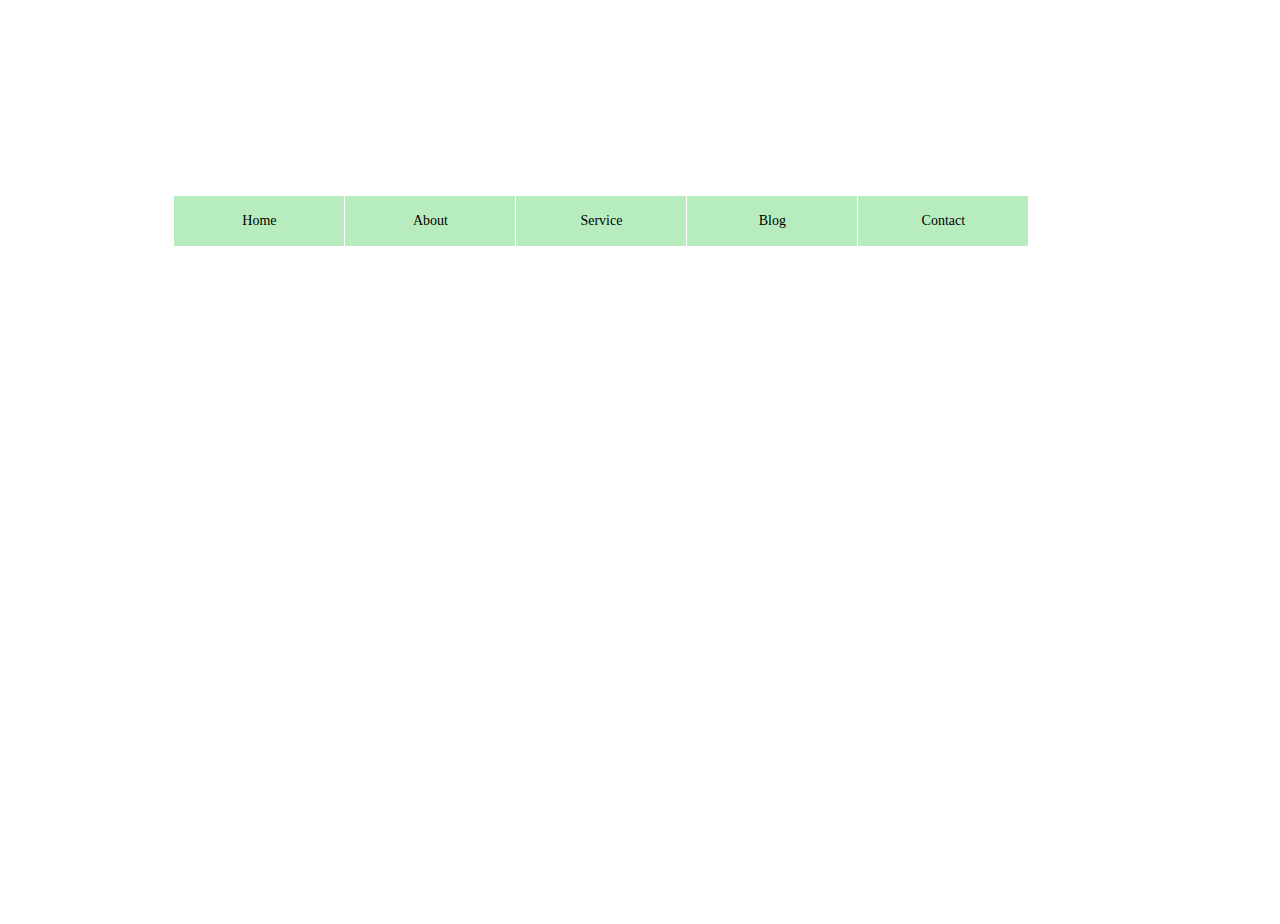
<file: Practice Dropdown/index.html>
<!DOCTYPE html>
<html lang="en">
<head>
    <meta charset="UTF-8">
    <meta http-equiv="X-UA-Compatible" content="IE=edge">
    <meta name="viewport" content="width=device-width, initial-scale=1.0">
    <title>Navigation-Practice</title>
    <link rel="stylesheet" href="css/style.css">
    <!-- font awesome  -->
    <link rel="stylesheet" href="https://pro.fontawesome.com/releases/v5.10.0/css/all.css" integrity="sha384-AYmEC3Yw5cVb3ZcuHtOA93w35dYTsvhLPVnYs9eStHfGJvOvKxVfELGroGkvsg+p" crossorigin="anonymous"/>
</head>
<body>
    <div class="wrapper">
        <ul class="nav">
            <li><a href="#">Home</a></li>
            <li><a href="#">About</a></li>
            <li>
                <a href="#">Service</a>
                <ul>
                    <li><a href="#">Web Design</a></li>
                    <li><a href="#">Web Develope</a></li>
                    <li>
                        <a href="#">SEO<i class="fas fa-angle-right"></i></a>
                    <ul>
                        <li><a href="#">On page SEO</a></li>
                        <li>
                            <a href="#">Off page SEO <i class="fas fa-angle-right"></i></a>
                        <ul>
                            <li><a href="#">Guest Blogging</a></li>
                            <li><a href="#">LInk building</a></li>
                        </ul>
                        </li>
                    </ul>
                    </li>
                    <li><a href="#">Graphic Design</a></li>
                </ul>
            </li>
            <li><a href="#">Blog</a></li>
            <li><a href="#">Contact</a></li>
        </ul>
    </div> <!--wrapper-->
</body>
</html>
</file>
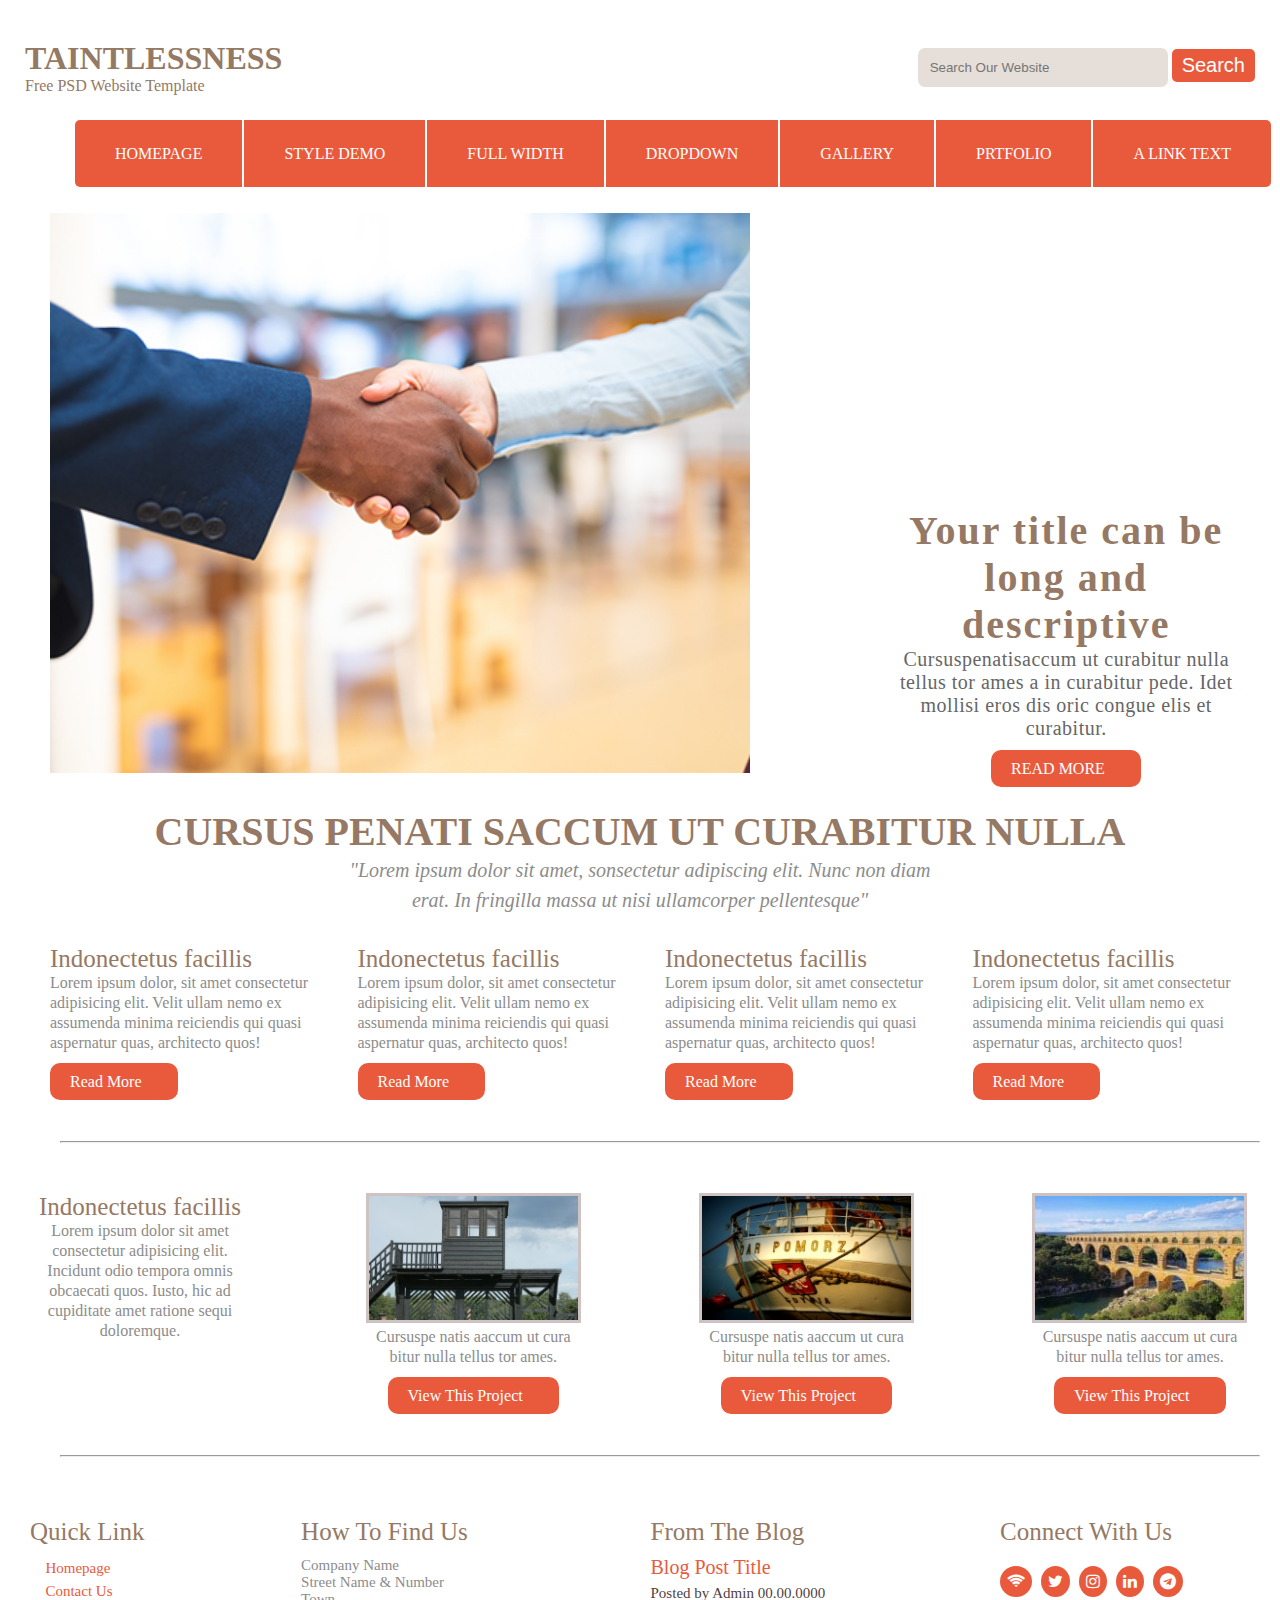
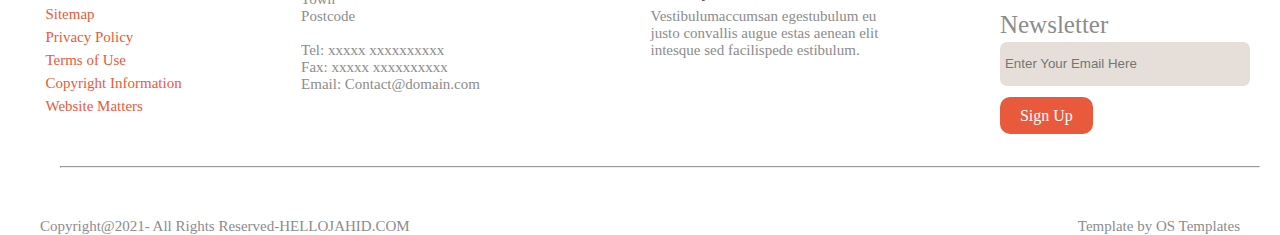
<file: Project-Staintless/index.html>
<!DOCTYPE html>
<html lang="en">
<head>
    <meta charset="UTF-8">
    <meta http-equiv="X-UA-Compatible" content="IE=edge">
    <meta name="viewport" content="width=device-width, initial-scale=1.0">
    <title>New-Project</title>
    <link rel="stylesheet" href="style.css">
    <link rel="stylesheet" href="responsive.css">
    <!-- <link rel="stylesheet" href="css/all.min.css">
    <link rel="stylesheet" href="css/fontawesome.min.css"> -->

      <!-- <link rel="stylesheet" href="https://cdnjs.cloudflare.com/ajax/libs/font-awesome/4.7.0/css/font-awesome.min.css"> -->

    <link rel="stylesheet" href="https://pro.fontawesome.com/releases/v5.10.0/css/all.css" integrity="sha384-AYmEC3Yw5cVb3ZcuHtOA93w35dYTsvhLPVnYs9eStHfGJvOvKxVfELGroGkvsg+p" crossorigin="anonymous"/>

    <link rel="stylesheet" href="https://cdnjs.cloudflare.com/ajax/libs/font-awesome/4.7.0/css/font-awesome.min.css">


</head>
<body>
    <div class="site-wrapper">
        <header>
            <div class="container">
                <div class="header-1">
                    <div class="h1-left">
                    <h1>TAINTLESSNESS</h1>
                    <p>Free PSD Website Template</p>
                </div>
                <div class="h1-right">
                    <input type="text" class="tbox" placeholder="Search Our Website">
                    <button class="btn"><a href="#">Search</a></button>
                </div>
                </div> <!--header-1-->
                <div class="header-2">
                    <ul>
                        <li><a class="homepage" href="#">HOMEPAGE</a></li>
                        <li><a href="#">STYLE DEMO</a></li>
                        <li><a href="#">FULL WIDTH</a></li>
                        <li><a href="#">DROPDOWN</a></li>
                        <li><a href="#">GALLERY</a></li>
                        <li><a href="#">PRTFOLIO</a></li>
                        <li><a class="linktext" href="#">A LINK TEXT</a></li>
                    </ul>
                </div> <!-- header-2-->
            </div> <!-- container -->
        </header>
        <div class="hero">
            <div class="container">
                <div class="row">
                    <div class="content-left">
                        <img src="img/Handshake 500x400.jpg" alt="image/hankshake">
                    </div>
                    <div class="content-right">
                        <h2>Your title can be long and descriptive</h2>
                        <p>Cursuspenatisaccum ut curabitur nulla tellus tor ames a in curabitur pede. Idet mollisi eros dis oric congue elis et curabitur.</p>
                        <a href="#"><span>READ MORE <i class="fas fa-angle-double-right"></i></span></a>
                    </div>
                </div> 
                <!-- <hr> -->
            </div>
        </div>
        <div class="hero-two">
            <div class="container">
                <div class="row">
                    <h1>CURSUS PENATI SACCUM UT CURABITUR NULLA</h1>
                    <p>"Lorem ipsum dolor sit amet, sonsectetur adipiscing elit. Nunc non diam <br> erat. In fringilla massa ut nisi ullamcorper pellentesque"</p>
                </div>
            </div>
        </div> <!--hero-two-->
        <div class="hero-three">
            <div class="container">
                <div class="row">
                    <div class="p1">
                        <div class="span">Indonectetus facillis</div>
                        <p>Lorem ipsum dolor, sit amet consectetur adipisicing elit. Velit ullam nemo ex assumenda minima reiciendis qui quasi aspernatur quas, architecto quos!</p>
                        <a href="#">Read More <i class="fas fa-angle-double-right"></i></a>
                    </div>
                    <div class="p1">
                        <div class="span">Indonectetus facillis</div>
                        <p>Lorem ipsum dolor, sit amet consectetur adipisicing elit. Velit ullam nemo ex assumenda minima reiciendis qui quasi aspernatur quas, architecto quos!</p>
                        <a href="#">Read More <i class="fas fa-angle-double-right"></i></a>
                    </div>
                    <div class="p1">
                        <div class="span">Indonectetus facillis</div>
                        <p>Lorem ipsum dolor, sit amet consectetur adipisicing elit. Velit ullam nemo ex assumenda minima reiciendis qui quasi aspernatur quas, architecto quos!</p>
                        <a href="#">Read More <i class="fas fa-angle-double-right"></i></a>
                    </div>
                    <div class="p1">
                        <div class="span">Indonectetus facillis</div>
                        <p>Lorem ipsum dolor, sit amet consectetur adipisicing elit. Velit ullam nemo ex assumenda minima reiciendis qui quasi aspernatur quas, architecto quos!</p>
                        <a href="#">Read More <i class="fas fa-angle-double-right"></i></a>
                    </div>
                </div>
            </div>
        </div> <!--hero-three-->
        <hr>
        <div class="hero-four">
            <div class="container">
                <div class="row">
                    <div class="p1">
                    <div class="span">Indonectetus facillis </div>
                    <p>Lorem ipsum dolor sit amet consectetur adipisicing elit. Incidunt odio tempora omnis obcaecati quos. Iusto, hic ad cupiditate amet ratione sequi doloremque.</p>
                </div>
                <div class="img-1">
                    <img src="img/home 215x130.jpg" alt="img/home">
                    <p>Cursuspe natis aaccum ut cura bitur nulla tellus tor ames.</p>
                    <a href="#">View This Project <i class="fas fa-angle-double-right"></i></a>
                </div>
                <div class="img-2">
                    <img src="img/home-two 215x130.jpg" alt="img/home">
                    <p>Cursuspe natis aaccum ut cura bitur nulla tellus tor ames.</p>
                    <a href="#">View This Project <i class="fas fa-angle-double-right"></i></a>
                </div>
                <div class="img-3">
                    <img src="img/home-three 215x130.jpg" alt="img/home">
                    <p>Cursuspe natis aaccum ut cura bitur nulla tellus tor ames.</p>
                    <a href="#">View This Project <i class="fas fa-angle-double-right"></i></a>
                </div>
                   
                </div>
            </div>
        </div> <!--hero-four-->
        <hr>
        <div class="hero-five">
            <div class="container">
                <div class="row">
                    <div class="content-one">
                        <div class="span">Quick Link</div>
                        <ul>
                            <li><a href="#"><i class="fas fa-angle-double-right"></i> Homepage</a></li>
                            <li><a href="#"><i class="fas fa-angle-double-right"></i> Contact Us</a></li>
                            <li><a href="#"><i class="fas fa-angle-double-right"></i> Sitemap</a></li>
                            <li><a href="#"><i class="fas fa-angle-double-right"></i> Privacy Policy</a></li>
                            <li><a href="#"><i class="fas fa-angle-double-right"></i> Terms of Use</a></li>
                            <li><a href="#"><i class="fas fa-angle-double-right"></i> Copyright Information</a></li>
                            <li><a href="#"><i class="fas fa-angle-double-right"></i> Website Matters</a></li>
                        </ul>
                        
                      </div>
                    <div class="content-two">
                        <div class="span">How To Find Us</div>
                        <p>Company Name</p>
                        <p>Street Name & Number</p>
                        <p>Town</p>
                        <p>Postcode</p>
                        <br>
                        <p>Tel: xxxxx xxxxxxxxxx</p>
                        <p>Fax: xxxxx xxxxxxxxxx</p>
                        <p>Email: Contact@domain.com</p>
                    </div>
                    <div class="content-three">
                        <div class="span">From The Blog</div>
                        <a href="#">Blog Post Title</a>
                        <p class="admin">Posted by Admin 00.00.0000</p>
                        <p>Vestibulumaccumsan egestubulum eu justo convallis augue estas aenean elit intesque sed facilispede estibulum.</p>
                    </div>
                    <div class="content-four">
                        <div class="span">Connect With Us</div>
                         <div class="icon">
                            <ul>
                                <li><a href="#"><i class="fa fa-wifi"></a></i></li>
                                <li><a href="#"> <i class="fa fa-twitter"></a></i></li>
                                <li><a href="#"><i class="fa fa-instagram"></a></i></li>
                                <li><a href="#"><i class="fa fa-linkedin"></a></i></li>
                                <li><a href="#"><i class="fa fa-telegram"></a></i></li>
                            </ul>
                         </div>
                         <p class="form">Newsletter</p>
                         <input type="text" class="tbox" placeholder="Enter Your Email Here">
                         <br>
                         <a href="#">Sign Up</a>
                    </div>
                </div>
            </div>
        </div> <!--hero-five-->
        <hr>
        <footer>
            <div class="container">
                <div class="row">
                    <div class="copyright">Copyright@2021- All Rights Reserved-HELLOJAHID.COM</div>
                    <div class="template-OS">Template by OS Templates</div>
                </div>
            </div>
        </footer>
    </div> <!-- site-wrapper-->
</body>
</html>
</file>
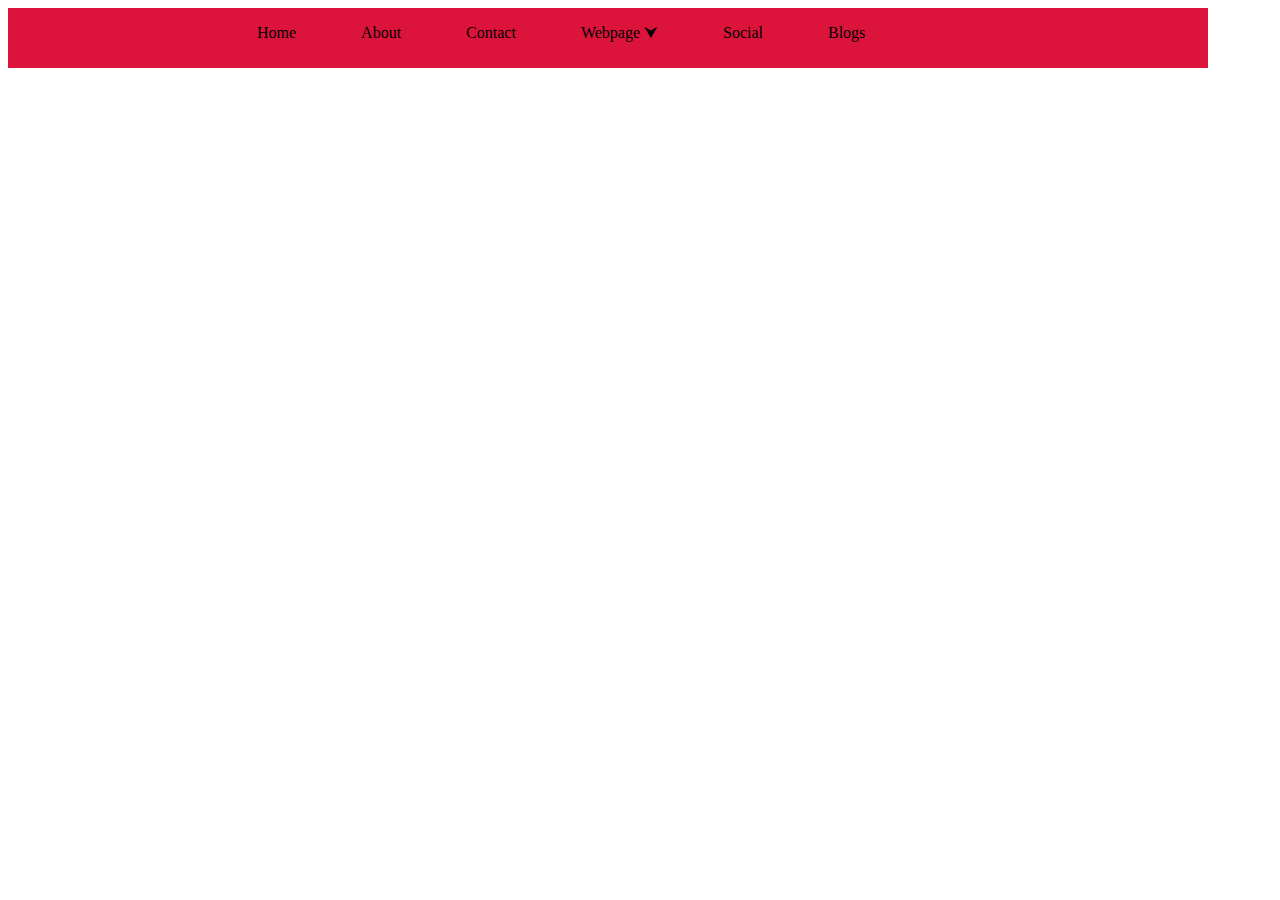
<file: Mega-Dropdown-Menu/mega-again-test/index.html>
<!DOCTYPE html>
<html lang="en">
<head>
    <meta charset="UTF-8">
    <meta http-equiv="X-UA-Compatible" content="IE=edge">
    <meta name="viewport" content="width=device-width, initial-scale=1.0">
    <title>Mega-Dropdown</title>
    <link rel="stylesheet" href="css/style.css">
</head>
<body>
    <header>
        <div class="wrapper">
            <ul>
                <li><a href="#">Home</a></li>
                <li><a href="#">About</a></li>
                <li><a href="#">Contact</a></li>
                <li>
                    <a href="#">Webpage &#11167;</a>
                    <ul>
                        <li><h3>Graphic Design</h3>
                        <ul>
                            <li><a href="#">Logo Design</a></li>
                            <li><a href="#">Template Design</a></li>
                            <li><a href="#">Card Design</a></li>
                        </ul>
                        </li>
                        <li><h3>Web Design</h3>
                        <ul>
                            <li><a href="#">HTML</a></li>
                            <li><a href="#">CSS</a></li>
                            <li><a href="#">JAVA</a></li>
                            <li><a href="#">jQUERY</a></li>
                        </ul>
                        </li>
                        <li><h3>EXERCISES</h3>
                        <ul>
                            <li><a href="#">HTML Practice</a></li>
                            <li><a href="#">CSS Practice</a></li>
                            <li><a href="#">JAVA Practice</a></li>
                            <li><a href="#">PHP Practice</a></li>
                        </ul>
                        </li>
                        <li><h3>COURSE</h3>
                        <ul>
                            <li><a href="#">HTML Course</a></li>
                            <li><a href="#">CSS Course</a></li>
                            <li><a href="#">JAVA Course</a></li>
                            <li><a href="#">PHO Course</a></li>
                        </ul>
                        </li>
                    </ul>
                </li>
                <li><a href="#">Social</a></li>
                <li><a href="#">Blogs</a></li>
            </ul>
        </div>
    </header>
</body>
</html>
</file>
<file: Foodie app Responsive/responsive.css>
@media(min-width: 1200px){
    .container{
        max-width: 1200px;
    }
}
@media(max-width: 1199px){
    .container{
        max-width: 100%;
        padding: 0 15px;
    }
    .promo-one .row img{
        margin-right: 100px;
    }
    .promo-three .row img{
        margin-right: 100px;
    }
    .promo-one h2{
        font-size: 20px;
    }
    .promo-one p{
        font-size: 15px;
    }
    .promo-two h2{
        font-size: 20px;
    }
    .promo-two p{
        font-size: 15px;
    }
    .promo-three h2{
        font-size: 20px;
    }
    .promo-three p{
        font-size: 15px;
    }
  
}
@media(max-width: 767px){
    .row{
        flex-direction: column;
        width: 100%;
    }
    .promo-two .row{
        flex-direction: column-reverse;
    }
}
@media(max-width: 706px){
    .row{
        flex-direction: column;
        width: 100%;

    }
    .promo-two .row{
        flex-direction: column-reverse;
    }
    .promo img{
        max-width: 300px;
        height: 500px;
    }
    span{
        font-size: 12px;
    }
    h2{
        font-size: 20px;
    }
    p{
        font-size: 12px;
    }
    .hero .btn_list a{
        font-size: 16px;
        border-radius: 20px;
        padding: 8px 25px;
    }
    .hero h1{
        font-size: 25px;
    }
    .hero p{
        font-size: 16px;
    }
    .hero-two h2{
        font-size: 25px;
    }
    .hero-two p{
        font-size: 16px;
    }
}
/* @media(min-width: 773px) and (max-width: 1199px){
    .promo-one .row img{
        margin-right: 400px;
    }
    .promo-three .row img{
        margin-right: 40%;
    }
} */
</file>
<file: Glowing Dot Hover Effects/style.css>
*{
    padding: 0;
    margin: 0;
    box-sizing: border-box;
}
body{
    width: 100%;
    height: 100%;
    background: #000000;
}
section{
    position: relative;
    display: flex;
    flex-wrap: wrap;
    overflow: hidden;
    animation: changeColor 5s linear infinite;
}
@keyframes changeColor
{
    0%
    {
        filter: hue-rotate(0deg);
    }
    100%
    {
        filter: hue-rotate(360deg);
    }

}
span{
    position: relative;
    width: 40px;
    height: 40px;
    display: block;
}
span::before{
    content: '';
    position: absolute;
    top: 0;
    left: 0;
    width: 100%;
    height: 100%;
    background: #00ff0a;
    transform: scale(0.1);
    box-shadow: 0 0 10px #00ff0a,
                0 0 20px #00ff0a,
                0 0 40px #00ff0a,
                0 0 60px #00ff0a,
                0 0 80px #00ff0a,
                0 0 100px #00ff0a;
                border-radius: 50%;
                pointer-events: none;
                transition: 2s;
}
span:hover::before{
    transform: scale(1);
    transition: 0s;
}
</file>
<file: Last-Project HTML&CSS/css/style.css>
*{
    margin: 0;
    padding: 0;
    outline: none;
    box-sizing: border-box;
}
body{
    font-family: 'Open Sans', sans-serif;
}
.container{
    max-width: 1170px;
    margin: 0 auto;
}
header{
    background-color: #528d11;
    text-align: center;
    border-bottom: 10px solid #85c63e;
}
header .container{
    max-width:100%;
}
.hero-area img{
    margin: 50px 0;
}
.hero-area hr{
    width: 480px;
    border: 1px solid #375e14;
    margin: -28px auto 5px;
}
header span{
    font-family: 'Dancing Script', cursive;
    font-size: 50px;
    font-weight:700;
    padding: 0 10px;
    background-color: #528d11;
    color: #fced00;
}
.welcome h2::first-letter{
    color: rgb(192, 241, 237);
    font-family: 'Dancing Script', cursive;
    font-size: 80px;
}
.welcome h2::selection{
    background-color: red;
    color: yellow;
}
.welcome h3::first-letter{
    color: rgb(201, 214, 18);
    font-family: 'Dancing Script', cursive;
    font-size: 80px;
}
.welcome h3::selection{
    background-color: yellow;
    color: red;
}
.welcome{
    padding-top: 30px;
}
.hero-area .welcome h2{
    font-size: 50px;
    color: #fff;
}
.hero-area .welcome h3{
    font-size: 35px;
    color: #fced00;
}
/* navigation menu start here  */
.container>hr{
    margin-top: 20px;
    border:2px solid #375e14;
    border-bottom: 1px solid #689a30;
    
}
.navigation{
    display: flex;
    justify-content: center;
}
.navigation a{
    display: block;
    text-decoration: none;
    color: #ffffff;
    padding: 15px 10px;
}
.navigation a:not(:first-of-type){
    margin-left: 20px;
}
.navigation a:hover{
    background-color: #63970f;
    transition: all .5s;
    color: #85c63e;
}
.triangle-down {
    margin: 0 auto;
	width: 0;
	height: 0;
	border-left: 25px solid transparent;
	border-right: 25px solid transparent;
	border-top: 25px solid #85c63e;
}
/* services area start  */
.title{
    text-align: center;
    padding-top: 70px;
}
.title h2{
    font-size: 35px;
}
.title h3{
    font-size: 16px;
    font-weight: 600;
}
.services-description{
    display: grid;
    grid-template-columns: auto auto auto;
    justify-content: space-around;
    padding-top: 50px;
}
.services-1 {
    text-align: center;
}
.services-1 p{
    font-size: 12px;
    color: #8a8a8a;
    margin-bottom: 15px;
}
.services-1 a{
    text-decoration: none;
    text-align: center;
    padding: 8px 15px;
    color: #fff;
    background-color: #848484;
    border-radius: 5px;
}
.services-1 a:hover{
    background-color: #9dd14a;
    transition: all 0.5s ease-in;
    color: #000;
}
/* services-description-2 start here  */
.services-description-2{
    margin-top: 100px;
    display: grid;
    grid-template-columns: auto auto auto auto;
    justify-content: space-around;
    background-color: #f3f2f2;
    padding: 15px;
    border-radius: 5px;
}
.services-description-2 p{
    font-size: 12px;
    margin-top: 10px;
    color: #8a8a8a;
}
.shortcut{
    display: flex;
}
.shortcut h2{
    font-size: 15px;
    margin: 15px 0 0 10px;
}
.promo .container {
    border-bottom: 10px solid #85c63e;
}
/* about section start here  */
.separator{
    text-align: center;
    padding: 40px 0;
}
.developer-info{
    display: grid;
    grid-template-columns: auto auto auto auto;
    justify-content: center;
}
.developer-info .contact-info{
    text-align: center;
}
.contact-info img{
    width: 200px;
    height: 200px;
    border-radius: 50%;
}
.contact-info span{
    font-size: 12px;
    color: #8a8a8a;
    font-weight: 500;
}
.contact-info p{
    font-size: 14px;
    color: #8a8a8a;
    padding: 10px 0;
}
.fab.fa-twitter {
    padding: 8px;
    border-radius: 50%;
    color: #fff;
    background-color: #00aced;
}
.fab.fa-facebook {
    padding: 8px;
    border-radius: 50%;
    color: #fff;
    background-color: #3b5998;
}
.fab.fa-instagram {
    padding: 8px;
    border-radius: 50%;
    color: #fff;
    background-color: #EC5B44;
}
.fab.fa-dribbble {
    padding: 8px;
    border-radius: 50%;
    color: #fff;
    background-color: #e63e72;
}
.icon a:not(:last-of-type){
    margin-right: 10px;
}
/* Search bar start here  */
.searhBar{
    margin-top: 80px;
    padding: 40px;
    text-align: center;
    background-color: #44750e;
    border-bottom: 10px solid #85c63e;
}
.content h2{
    font-size: 19px;
    color: #fff;
    font-weight: 600;
    letter-spacing: -1px;
}
.content h3{
    font-size: 17px;
    font-weight: 600;
    color: #fced00;
    letter-spacing: -1px;
    margin-bottom: 25px;
}
.email {
    width: 220px;
    height: 32px;
    padding-left: 40px;
    border-radius: 5px;
}
.search{
    position: relative;
    padding: 15px;
    background-color: #86a34f;
    border: 1px solid #fced00 ;
    border-radius: 3px;
}
.search i{
    position: absolute;
    top: 15px;
    left: 22px;
    font-size: 25px;
    color: #85c63e;
}
.search a{
    text-decoration: none;
    padding: 8px 10px;
    font-size: 13px;
    font-weight: 600;
    color: #fff;
    background-color: #9dd14a;
    border-radius: 5px;
}
/* Portfolio section start here  */
.portfolio{
    margin-bottom: 100px;
}
.slider-img{
    text-align: center;
    margin-bottom: 100px;
}
.slider-img img{
    width: 100%;
}
.portfolio .navigation a{
    color: #000;
    font-weight: 700;
}
.portfolio .navigation a:hover{
    background-color: #d8d8d8;
}
.portfolio hr{
    color: #d6d6d6;
    border-bottom: 1px solid #e9e9e9;
}
.slider .box {
    position: relative;
    width: 250px;
    height: 250px;
    border-radius: 50%;
}
.slider .box:hover{
    background-color: #85c63e;
    transition: .5s;
}
.slider .box-2:hover{
    background-color: transparent;
    transition: .5s;
}
.slider .box-2{
    position: absolute;
    width: 220px;
    height: 220px;
    border: 5px solid #000;
    border-radius: 50%;
    background-color: #efecec;
    top: 0;
    bottom: 0;
    left: 0;
    right: 0;
    margin: auto;
    text-align: center;
}
.box-2 .details{
    padding-top: 75px;
}
.details a{
    padding: 10px;
    color: #fff;
    background-color: #2a2a2a;
    border-radius: 50%;
}
.details h2{
    font-size: 14px;
    letter-spacing: -1px;
    margin-top: 30px;
}
.details p{
    font-size: 12px;
    font-weight: 600;
}
.slider .row{
    display: grid;
    grid-template-columns: auto auto auto;
    justify-content: center;
}
/* about us section start here  */
.about-us{
    margin-top: 100px;
    background-color: #78b338;
    padding-bottom: 70px;
}
.about-us .title h2,
.about-us .title h3,
.separator{
    color: #fff;
}
.title-2 h2{
    text-align: center;
    color: #fff;
    margin-right: 20%;
}
.title-2 h3{
    color: #dbe9cd;
    font-size: 15px;
    text-align: center;
}
.form-area{
    display: grid;
    grid-template-columns: 70% 30%;
    justify-content:space-around;
}
.map h2{
    text-align: center;
    padding-bottom: 15px;
    color: #fff;
}
.form .input{
    margin-top: 20px;
}
input[type=text]{
    padding: 8px 42px;
    /* background-color: #4d8314; */
    border: 1px solid #8bcd45;
    margin-right: 8px;
}
.input-2 input[type=text]{
    margin-top: 20px;
    padding: 10px 608px 100px 10px;
}
.img img{
    margin-top: -44px;
    margin-left: 37px;
}
/* footer section start here  */
.footer{
    border-bottom: 10px solid #85c63e;
}
.footer .row{
    text-align: center;
    padding: 30px 0 50px 0;
    line-height: 40px;
}
.triangle-up {
    margin: 0 auto;
	width: 0;
	height: 0;
	border-left: 25px solid transparent;
	border-right: 25px solid transparent;
	border-bottom: 25px solid #85c63e;
}
</file>
<file: Last-Project HTML&CSS/css/responsive.css>
/* Extra large devices (large laptops and desktops, 1200px and up) */
@media only screen and (max-width: 1100px) {
    .input input[type=text] {padding: 7px 10px;}
    .input-2 input[type=text]{margin-top: 20px; padding: 8px 418px 100px 10px;}
    .form h2{text-align: center; margin-right: 1%;}
}
/* Large devices (laptops/desktops, 992px and up) */
@media only screen and (max-width: 992px) {}
@media only screen and (max-width: 950px) {
    .form-area{display: grid; grid-template-columns: auto; justify-content: center;}
    .map{text-align: center;}
    .developer-info{display: grid; grid-template-columns: auto auto;}
}
/* Medium devices (landscape tablets, 768px and up) */
@media only screen and (max-width: 768px) {
    .form-area{display:grid; grid-template-columns:auto; justify-content: center;}
    .form-area input[type=text]{padding: 3px 10px; border: 1px solid #8bcd45;margin-right: 3px;}
    .input-2 input[type=text]{margin-top: 20px; padding: 8px 200px 50px 8px; margin: 5px auto;}
    .input{margin-left: 15px;}
    .map{text-align: center;}
    .slider .row{display: grid; grid-template-columns: auto auto; justify-content: space-evenly;}
    .developer-info{display: grid; grid-template-columns: auto auto;}
    .portfolio .navigation a{font-size: 10px;}
    .form-area h3{font-size: 13px;}
    .separator h3{font-size: 13px;}
    .form-area .img img{ width: 50px; height: 50px; margin-top: -44px; margin-left: 37px;}
}
/* Small devices (portrait tablets and large phones, 600px and up) */
@media only screen and (max-width: 600px) {}
/* Extra small devices (phones, 600px and down) */
@media only screen and (max-width: 600px) {
    .services-description{ display: grid; grid-template-columns: auto;}
    .services-description .services-1{margin-top: 20px;}
    .services-description-2{ display: grid; grid-template-columns: auto auto;}
    .hero-area .welcome h2{font-size: 30px;}
    .hero-area .welcome h3{font-size: 20px;}
    .navigation a{font-size: 10px;}
    .navigation a:not(:first-of-type){margin-left: 5px;}
    .container{width: 450px; margin: 0 auto;}
    .form-area .img img{ width: 50px; height: 50px; margin-top: -44px; margin-left: 37px;}
    .title-2{ max-width: 470px; text-align: center; margin: 0 auto;}
    .title-2 img{width: 100%;}
    .content hr{width: 10 }
    .searhBar .row{ width: 100%; margin: 0 auto;}
    .container{ width: 100%;}
    .content hr{width: 300px;}
    .footer h4{font-size: 8px;}
}
@media only screen and (max-width: 620px){
    .services-description{ display: grid; grid-template-columns: auto; justify-content: center;}
    .services-description-2{ display: grid; grid-template-columns:auto; justify-content: center;}
    .slider .row{ display: grid; grid-template-columns: auto; justify-content: center;}
    .developer-info{ display: grid; grid-template-columns: auto; justify-content: center;}
    .form-area input[type=text]{ padding: 8px 42px; border: 1px solid #8bcd45; display: grid; grid-template-columns: auto; margin-bottom: 5px;}
    .form-area .input{ display: grid; grid-template-columns: auto; justify-content: center;}
    .form-area .input-2 input[type=text]{ margin-top: 1px; padding: 20px 90px 50px 0;}
@media only screen and (max-width: 465px){
    .email { width:85px; height: 30px; padding-left: 10px; border-radius: 5px;}
    .search{ position: relative; padding: 10px; background-color: #86a34f; border: 1px solid #fced00 ; border-radius: 3px;}
    .search i{ position: absolute; top: 15px; left: 18px; font-size: 16px; color: #85c63e;}
    .search a{ text-decoration: none; padding: 8px 5px; font-size: 8px; font-weight: 600; color: #fff; background-color: #9dd14a; border-radius: 5px;}
    .portfolio .navigation a{ font-size: 9px; padding-right: 1px;}
    .separator{width: 100%; margin:0 5px;}
}
</file>
<file: Mega-Dropdown-Menu/css/style.css>
body{
    
}
nav{
    position: relative;
    width: 1200px;
    height: 85px;
    margin: 1px auto;
    background: #000;
}
h3{
    color: red;
}
img{
    width: 200px;
    height: 50px;
    margin-top: 15px;
    margin-left: 25px;
}
.logo{
    width: 450px;
    float: left;
}
.logo h1{
    font-weight: bold;
    font-size: 40px;
    margin: 0px;
    padding: 20px 40px;
    color: white;
}
.nav-menu{
    width: 700px;
    float: left;
}
.nav-menu ul li{
    list-style: none;
    float: left;
    margin: 20px;
}
.nav-menu ul li a{
    text-decoration: none;
    color: white;
}
.nav-menu ul li a:hover{
    color: #00ffee;   
}
.nav-menu ul li ul{
    width: 1000px;
    height: 0px;
    position: absolute;
    left: 158px;
    top: 105px;
    background: black;
    overflow: hidden;
    transition: .3s;
}
.nav-menu ul li ul li{
    width: 160px;
    font-size: 20px;
    /* border-bottom: 2px solid; */
}
.nav-menu ul li ul li ul{
    width: 150px;
    height: 200px;
    position: relative;
    left: -50px;
    top: 2px;
}
.nav-menu ul li ul li ul li{
    margin: 10px;
    color: #00f222;
}
.nav-menu ul li:hover ul{
    height: 300px;
    top: 101px;
}
.nav-menu ul li:hover ul li ul{
    top: 2px;
}
</file>
<file: Practice Dropdown/css/style.css>
/* *{
    margin: 0;
    padding: 0;
    outline: none;
    box-sizing: border-box;
} */
/* .row{
    position: absolute;
    top: 30%;
    left: 30%;
}
.nav{
    display: flex;
}
ul{
    list-style-type: none;

}
a{
    text-decoration: none;
}
.nav>li>a{
    display: block;
    padding: 15px 40px;
    background: red;
    color: #fff;
}
.nav>li ul{
    display: none;
}
.nav>li:hover>ul{
    display: block;
    float: right;
    background:#000;
    transition: .5s;
}
.nav>li:hover>ul li{
    margin-bottom: 10px;
    border-bottom: 1px  dotted #fff;
    
}
.nav>li:hover>ul a{
    color: white;
    font-size: 20px;
    
}
.nav>li:hover>ul li i{
    float: right;
    margin-right: 5px;
}


.nav>li>ul>li:hover>ul{
    display: block;
    background: green;
    float: right;
  
}
.nav ul ul ul{
    
} */

=============================================
*{
    margin: 0;
    padding: 0;
}
body{
    background-image: url(https://cdn.wallpapersafari.com/85/60/mwdzsO.jpg) ;
    background-size: cover;
    background-position: center;
    height: 100vh;
}
.wrapper{
    width: 1400px;
    margin: 0 auto;
    position: relative;
    top: 20%;
    left: 10%;
}
.wrapper ul{
    list-style: none;
    margin-top: 0%;
}
a{
    color: #000;
    text-decoration: none;
}
.wrapper ul li{
    position: relative;
    background: rgba(32, 199, 54, 0.322);
    width: 170px;
    height: 50px;
    line-height: 50px;
    text-align: center;
    float: left;
    color: #fff;
    font-size: 14px;
    margin-right: 1px;
}
.wrapper ul ul li{
    border-bottom: 1px dotted #000;
}
.wrapper ul li:hover{
    background: rgba(127, 228, 11, 0.486);
    transition: all .5s ease-in;
}
.wrapper ul ul{
    display: none;
    margin-left: -40px;
}
.wrapper ul li:hover>ul{
    display: block;
    transition: all .5s ease-in;
}
.wrapper ul ul ul{
    margin-left: 130px;
    top: 0;
    position: absolute;
}
.wrapper i{
    position: relative;
    float: right;
    top: 40%;
    right: 5%;
}
</file>
<file: Project-Staintless/responsive.css>
/* @media(min-width: 1400px){
    .container{
        max-width: 1400px;
    }
}
@media(max-width: 1295px){
    .container{
        max-width: 100%;
        padding: 0 15px;
    }
    .header-2 a{
        padding: 20px 30px;
    }
}
@media(max-width: 1295px){
    .container{
        max-width: 100%;
        padding: 0 15px;
    }
    .header-2 a{
        padding: 18px 20px;
    }
    .header-2 ul{
        margin-left: 150px;
    }
}
@media(max-width: 1129px){
    .container{
        max-width: 100%;
        padding: 0 15px;
    }
    .header-2 a{
        padding: 5px 3px;
    }
    .header-2 ul{
        align-items: center;
    }
} */
</file>
<file: Mega-Dropdown-Menu/mega-again-test/css/style.css>
header{
    width: 1200px;
    height:60px ;
    background: crimson;
}
ul{
    list-style: none;
}
a{
    text-decoration: none;
    color: black;
    padding: 10px 25px;
}
a:hover{
    color: cyan;
    transition: .5s;
}
.wrapper>ul{
    position: absolute;
    display: flex;
    left: 15%;
}
.wrapper>ul li{
    margin-right: 15px;
}
.wrapper>ul>li>ul{
    display: flex;
    position: absolute;
    width: 1000px;
    height: 300px;
    background: yellow;
    left: -15%;
    margin-top: 22px;
}
.wrapper>ul>li>ul li{
    width: 160px;
    font-size: 15px;
}
.wrapper>ul>li ul{
    display: none;
}
.wrapper>ul>li:hover ul{
    display: block;
}
.wrapper>ul>li:hover>ul{
    display: flex;
    transition: .3s;
}
</file>
<file: Foodie app Responsive/style.css>
/* reset css */
*{
    margin: 0;
    padding: 0;
    outline: none;
    box-sizing: border-box;
}
.site_wrapper{
    max-width: 1400px;
    margin: 0 auto;
}
.container {
    max-width: 1200px;
    margin: 0 auto;
}
body {
    font-family: 'Montserrat', sans-serif;
    font-size: 24px;
    font-weight: 500;
    line-height: 38px;
}
/* ====================================================Short Coad ================================================================= */
.row 
{
    display:flex;
    justify-content: space-between;
    align-items: center;
}


.promo-one .col-left,
.promo-three .col-left,
.promo-two .col-right{
    width: 60%;
}
.col-right a{
    text-decoration: none;
}
span
{
    font-family: 'Montserrat', sans-serif;
    font-size: 24px;
    font-weight: 700;
    line-height: 36px;
    letter-spacing: 0.1px;
    color: #FA4A0C;
}
h2
{
    font-family: 'Montserrat', sans-serif;
    font-size: 40px;
    font-weight: 700;
    line-height: 57px;
    letter-spacing: 0.2px;
    color: #252B42;
}
p
{
    font-family: 'Montserrat', sans-serif;
    font-size: 24px;
    font-weight: 500;
    line-height: 38px;
    letter-spacing: 0.2px;
    color: #737373;
}
/* -----------------------------------------------------navigation-menu/ul/li ---------------------------------------------------- */
header .row{
    display: flex;
    justify-content: space-between;
    align-items: center;
}
ul{
    list-style-type: none;
}
ul li{
    display: inline-block;
    margin-left: 50px;
}
ul li:first-child{
    margin-left: none;
}
ul li a{
    text-decoration: none;
    font-size: 16px;
    font-weight: 600;
    line-height: 28px;
    letter-spacing: 0.2px;
    color: #252B42;
}
ul li a:hover,
ul li a:focus{
    color: #FA4A0C;
    transition: all .3s ease-in;
}
.row .col-left a {
    display: block;
    padding: 26px 0 26px;
}
header .col-left a img {
    max-width: 206px;
}
/*------------------------------------------------------------------ hero ------------------------------------------------------------- */
.hero {
    background: url("img/banner.png");
    color: #fff;
    text-align: center;
    padding: 72px 0 125px;
}
.hero span {
    color:#f6f6f6;
    font-size: 24px;
    font-weight: 700;
    line-height: 36px;
    letter-spacing: 0.1px;
}
.hero h2 {
    font-family: 'poppins', sans-serif;
    font-size: 58px;
    font-weight: 700;
    line-height: 100px;
    letter-spacing: 0.2px;
    color: #ffffff;
    margin-top: 10px;
}
.hero p {
    font-family: 'Montserrat' sans-serif;
    font-size: 24px;
    font-weight: 500;
    line-height: 38px;
    letter-spacing: 0.2px;
    color: #f6f6f6;
    margin-top: 10px;
}
.hero .btn_list {
    margin-top: 30px;

}
.hero .btn_list a {
    display: inline-block;
    text-decoration: none;
    margin-right: 25px;
    color: #fff;
    background: #FA4A0C;
    padding: 11px 45px;
    font-size: 24px;
    font-weight: 700;
    border: 1px solid #FA4A0C;
    border-radius: 30px;
}
.hero .btn_list a:hover{
    background: transparent;
    border: 1px solid #fff;
    transition: .5s;
}
/* ================================================================   Promo    ============================================================== */
.promo .content {
    transform: translateY(-125px);
    text-align: center;
}
hr{
    max-width: 884px;
    margin: 0 auto 150px auto;
    border: 3px solid #E4E4E4;
}
.promo h2 {
    font-family: 'Poppins' sans-serif;
    font-size: 44px;
    font-weight: 600;
    line-height: 36px;
    letter-spacing: 0.1ppx;
    color: #000000;
}
/* ==================================================    Promo-one(Includ short coad)     ============================================*/


/*===================================================        Hero-two         =======================================================*/
.hero-two 
{
    background: url('img/hero2.png');
    text-align: center;
    padding: 72px 0 100px;
    margin-top: 100px;
}
.hero-two h2{
    font-family: 'Montserrat' sans-serif;
    font-size: 40px;
    font-weight: 700;
    line-height: 57px;
    letter-spacing: 0.2px;
    color: #ffffff;
}
.hero-two p {
    font-family: 'Montserrat' sans-serif;
    font-size: 24px;
    font-weight: 500;
    line-height: 38px;
    letter-spacing: 0.2px;
    color: #ffffff;
}
.hero-two .btn-list a
{
    font-family: 'Montserrat' sans-serif;
    display: inline-block;
    font-size: 16px;
    font-weight: 700;
    line-height: 28px;
    letter-spacing: 0.2px;
    color: #ffffff;
    text-decoration: none;
    margin-top: 20px;
    background: #FA4A0C;
    padding: 25px 50px;
    border: 1px solid #FA4A0C;
    border-radius: 10px;
}
.hero-two .btn-list a:hover
{
    background: transparent;
    border: 1px solid #ffffff;
    transition: all .5s ease-in;
}
/*=======================================================      footer      ============================================================ */

footer .social-icon img
{
    margin-left: 20px;
}
footer .social-icon img:last-child
{
    margin-left: none;
}
.copyright
{
    font-family: 'Roboto' sans-serif;
    font-size: 12px;
    font-weight: 700;
    line-height: 18px;
    letter-spacing: 0.1px;
    color:#5C5C5C;
}
</file>
<file: New Project/style.css>
/* reset css */
*{
    margin: 0;
    padding: 0;
    outline: none;
    box-sizing: border-box;
}
.site_wrapper
{
    max-width: 1400px;
    margin: 0 auto;
}
.container{
    max-width: 1200px;
    margin: 0 auto;
}
body
{
    font-family: 'Poppins' sans-serif;
}
.row
{
    display: flex;
    justify-content: space-between;
    align-items: center;
    height: 146px;
    background-color: #F2E9E4;
}
ul
{
    list-style-type: none;
}
ul li{
    font-family: 'Poppins' sans-serif;
    display: inline-block;
    margin-left: 20px;
    margin-bottom: 20px;
}
ul li a
{
    text-decoration: none;
    font-size: 24px;
    font-weight: 500;
    line-height: 36px;
    letter-spacing: 3px;
    color: #000000a1;
}
ul a:hover,
ul a:focus
{
    color:  #000;
    background:transparent;
    border-bottom: 1px solid #000;
    transition: all .5s ease-in;
}
.search{
    margin-right: 50px;
    margin-bottom: 10px;
    border: none;
    border-radius: 30px;

}
.tbox{
    width: 90px;
    padding: 10px;
    background:#F2E9E4;
    border-radius: 20px;
    border: none;
    font-size: 20px;
    font-style: italic;
}
.search img {
    width: 28px;
    height: 20px;
}

header .nav-menu .large-fonts{
    font-family: 'Poppins' sans-serif;
    font-size: 48px;
    font-weight: 700;
    line-height: 72px;
    letter-spacing: 9px;
    color: #000000;
}
.logo-left{
    margin-left: 20px;
}
.logo-left a{
    margin-left: 20px;
}
header .logo-right{
    margin-right: 80px;
}
/* hero  */
.row2{
    display: flex ;
}
.hero .right-box{
    position: relative;
}
.hero .content {
    position: absolute;
    top: 25%;
}

.hero .left-img {
    margin: 30px 10px 0 10px;
}


/* .left-img img{
    transition: 2s;
}
.left-img:hover img {

    transform: scale(2);
}
.left-img{
    overflow: hidden;
} */


.hero .left-img img{
    width: 600px;
    height:600px;
}
.hero .right-box {
    margin:65px 10px 0 10px;
    width: 600px;
    height: 530px;
    background-color:#F2E9E4;
    text-align: center;
}
.hero .right-box p{
    text-align: left;
    margin-left: 30px;
}
.hero h1 {
    font-family: 'Poppins' sans-serif;
    font-size: 36px;
    font-weight: 600;
    line-height: 54px;
    letter-spacing: 8px;
    color: #000000;
}
.hero p {
    font-family: 'Poppins' sans-serif;
    font-size: 24px;
    font-weight: 400;
    line-height: 42.24px;
    letter-spacing: 3.5%;
    color: #000000;
    margin-bottom:30px ;
}
.hero a {
    font-family: 'Poppins' sans-serif;
    font-size: 36px;
    font-weight: 600;
    line-height: 63.36px;
    letter-spacing: 3.5%;
    color: #ffffff;
    background: #252525;
    padding: 20px 45px;
    text-decoration: none;
}
/* hero 2  */
.hero-two .img-content{
    display: flex;
    margin-left: 40px;
    margin-right: 50px ;
}
.hero-two img {
    margin-right: 55px;
    width: 390px;
    height: 490px;
}
 /* content  */
 .hero-two .content{
     display: flex;
     margin-bottom: 60px;
 }
 .hero-two .basic-coontent{
     width: 390px;
     margin: 20px 0 0 40px;
 }
 /* short coad */
 h1{
    font-family: 'Poppins' sans-serif;
    font-size: 29px;
    font-weight: 600;
    line-height: 54px;
    letter-spacing: 3px;
    color: #000000;
 }
 p{
    font-family: 'Poppins' sans-serif;
    font-size: 24px;
    font-weight: 400;
    line-height: 36px;
    color: #000000a4;
 }
 h5{
    font-family: 'Poppins' sans-serif;
    font-size: 24px;
    font-weight: 700;
    line-height: 36px;
    letter-spacing: 2px;
    color: #000000c5;
 }
 
 /* hero three */
 .row_two{
     width: 1200px;
     height: 400px;
     background: #F2E9E4;
     display: flex;
     align-items: center;
     justify-content: space-between;
     margin-bottom: 200px;
 }
 .row_two img{
     width: 300px;
     height: 400px;
     margin-bottom: -100px;
     margin-right: 100px;
     border: 10px solid #ffffff;
 }
.content_left{
    width: 500px;
    height: 300px;
    background:#ffffff;
    margin-left: 200px;
    margin-top: 60px;
}
.content_center{
    margin: 40px 0 0 30px;
}
.content_left h2{
    font-family: 'Poppins' sans-serif;
    font-size: 30px;
    font-weight: 600;
    line-height: 54px;
    letter-spacing: 2px;
    margin-bottom: 8px;
    color: #000000;
}
.content_left p {
    font-family: 'Poppins'sans-serif;
    font-size: 24px;
    font-weight: 400;
    line-height: 36px;
    color: #00000091;
    margin-bottom: 30px;
}
.content_center a{
    font-family: 'Poppins' sans-serif;
    font-size: 36px;
    font-weight: 600;
    line-height: 63.36px;
    letter-spacing: 3.5%;
    color: #ffffff;
    background: #252525;
    padding: 20px 45px;
    text-decoration: none;
}
/* hero four  */
.hero-four .row_four{
    display: flex;
    justify-content: space-between;
    align-items: center;
}
.row_four h2{
    font-family: 'Poppins'sans-serif;
    font-size: 30px;
    font-weight: 600;
    line-height: 54px;
    letter-spacing: ;
    color: #000000;
    text-align: center;
    letter-spacing: 2px;
}
.row_four p{
    width: 700px;
    height: 300px;
    font-family: 'Poppins'sans-serif;
    font-size: 20px;
    font-weight: 400;
    line-height: 42px;
    letter-spacing: .2px;
    color: #000000;
}
.left_arrow{
    width: 54px;
    height: 97px;
    margin: -100px 0 0 90px;
}
.right_arrow{
    width: 54px;
    height: 97px;
    margin: -100px 90px 0 0;
}
/* hero-five*/
.box{
    width: 1200px;
    height: 200px;
    background: #F2E9E4;
    margin-bottom: 60px;
    

}
.hero-five img{
    width: 130px;
    height: 170px;
    margin-bottom: -250px;
    margin-left: 90px;
  
}
.hero-five{
    position: relative;
}
.hero-five h2{
     position: absolute;
     left: 33%;
     top: 20%;
     font-family: 'Poppins'sans-serif;
     font-size: 30px;
     font-weight: 600;
     line-height: 54px;
     letter-spacing: 2px;
}
/* footer */
footer .row {
    width: 1400px;
}
footer ul {
    margin-left: 100px;
    margin-top: 30px;
}
footer img{
    margin-left: 20px;
}
footer .copyright {
    margin-right: 200px;
}
footer .row {
    background: none;
}
</file>
<file: Project-Staintless/style.css>
/* Reset css */
*{
    margin: 0;
    padding: 0;
    box-sizing: border-box;
    outline: none;
}
.site-wrapper{
    max-width: 1400px;
    height: 100vh;
    margin: 0 auto;
}
header .header-1{
    display: flex;
    justify-content: space-between;
    align-items: center;
}
header .h1-left {
    margin: 40px 0 0 25px;
    color: #947964;
}
header .h1-right{
    margin: 40px 25px 0 0;
}
header .h1-right a{
    text-decoration: none;
    color: #ffffff;
}
header .tbox{
    background: #e6dfd9;
    width: 250px;
    padding: 12px;
    border: none;
    border-radius: 7px;
}
header .btn {
    padding: 5px 10px;
    border-radius: 5px;
    background:#e95a3c;
    border: none;
    font-size: 20px;
    color: white;
}
/* header-2 */
.header-2 ul {
    display: flex;
    list-style-type: none;
    margin: 50px 0 50px 75px;
}
.header-2 ul li{
    margin-right: 2px;
   
}
.header-2 a{
    text-decoration: none;
    color: white;
    padding: 25px 40px;
    background: #e95a3c;
}
.header-2 .homepage{
    border-radius: 5px 0 0 5px;
}
.header-2 .linktext{
    border-radius: 0 5px 5px 0;
}
.header-2 ul a:hover,
.header-2 ul a:focus {
    background: #957964;
    transition: all .5s ease-in;
}
header {
    margin-bottom: 30px;
}
/* hero  */
.hero .row {
    display: flex;
    justify-content: space-between;
    text-align: center;
    margin-bottom: 30px;
    /* border-bottom: 3px solid #d2c7bd; */
}
.hero img{
    margin-left: 50px;
    width: 700px;


}
.hero .content-right{
    margin: 23% 2% 0 10%;
}
.hero h2{
    font-size: 40px;
    letter-spacing: 2px;
    color: #957964;
}
.hero p{
    font-size: 20px;
    letter-spacing: .5px;
    color: #666666;
    margin-bottom: 20px;
}
.hero a{
    text-decoration: none;
    padding: 10px 20px;
    background:#e95a3c;
    border-radius: 10px;
    color: #ffffff;
}
.hero i {
    font-weight: 300;
}
/* hero-two */
.hero-two .row{
    text-align: center;
}
.hero-two h1{
    font-size: 40px;
    color: #957964;
}
.hero-two p{
    font-size: 20px;
    font-style: italic;
    color: #8c8c8c;
    line-height: 30px;
    margin-bottom: 30px;
}
/* hero three */
.hero-three .row{
    display: flex;
    justify-content: space-between;
    text-align: left;
    margin-left: 50px;
    margin-bottom: 50px;
}
.hero-three .p1{
    margin-right: 30px;
}
.hero-three .p1:last-child{
    margin-right: none;
}
.hero-three .span{
    font-size: 25px;
    color:#957964 ;
}
.hero-three p{
    font-size: 16px;
    line-height: 20px;
    color: #8c8c8c;
    margin-bottom: 20px;
}
.hero-three a{
    text-decoration: none;
    padding: 10px 20px;
    background:#e95a3c;
    border-radius: 10px;
    color: #ffffff;

}
.hero-three i{
    font-weight: 300;
}
.hero-four .row{
    margin-top: 20px;
}
/* hero four  */
.hero-four .row {
    display: flex;
    justify-content: space-between;
    text-align: center;
    margin: 0 30px 50px 30px;
}
hr{
    max-width: 1200px;
    margin-left: 60px;
    color: #8c8c8c;
    margin-bottom: 50px;
    
}

.hero-four .span{
    font-size: 25px;
    color:#957964 ;
    
}
.hero-four p{
    font-size: 16px; 
    line-height: 20px;
    color: #8c8c8c;
    margin-bottom: 20px;
    width: 220px;
    
}
.hero-four .row img{
    border: 3px solid #cec2c2;
    width: 215px;
    height: 130px;
    text-align: left;
}
.hero-four a{
    text-decoration: none;
    padding: 10px 20px;
    background:#e95a3c;
    border-radius: 10px;
    color: #ffffff;
}
.hero-five .row{
    display: flex;
    justify-content: space-between;
    text-align: left;
    margin: 20px 30px;
}
.hero-five a{
    text-decoration: none;
}
.hero-five li{
    list-style-type: none;
}
.hero-five .icon li{
    display: inline-block;
    margin-right: 5px;
}
.hero-five .span{
    font-size: 25px;
    color: #957964;
    line-height: 50px;
}
.hero-five .content-one a{
    color: #e95a3c;
    font-size:15px ;
    line-height: 23px;
}
.hero-five .content-two {
    font-size: 15px;
    color: #8c8c8c;
}
.hero-five .content-three a{
    font-size: 20px;
    color: #e95a3c;
    line-height: 20px;
}
.hero-five .admin{
    font-size: 15px;
    color:#523f3f;
    line-height: 30px;
}
.hero-five p{
    font-size: 15px;
    color:#8c8c8c ;
    width: 230px;
}
.hero-five .content-four ul a{
    background-color:#e95a3c ;
    color: #fff;
    padding: 7px;
    border-radius: 50%;
    line-height: 50px;
}
.hero-five .form{
    font-size: 25px;
    line-height: 35px;
}
.hero-five .tbox {
    background: #e6dfd9;
    width: 250px;
    padding: 7px 5px;
    border: none;
    border-radius: 7px;
    line-height: 30px;
}
.hero-five .content-four a{
    text-decoration: none;
    padding: 10px 20px;
    background:#e95a3c;
    border-radius: 10px;
    color: #ffffff;
    line-height: 60px;
}
/* footer  */
footer .row{
    display: flex;
    justify-content: space-between;
    text-align: center;
    margin-bottom: 30px;
    margin: 0 40px 30px 40px;
}
footer .copyright{
    font-size: 15px;
    color:#8c8c8c ;
}
footer .template-OS{
    font-size: 15px;
    color:#8c8c8c ;
}
</file>
